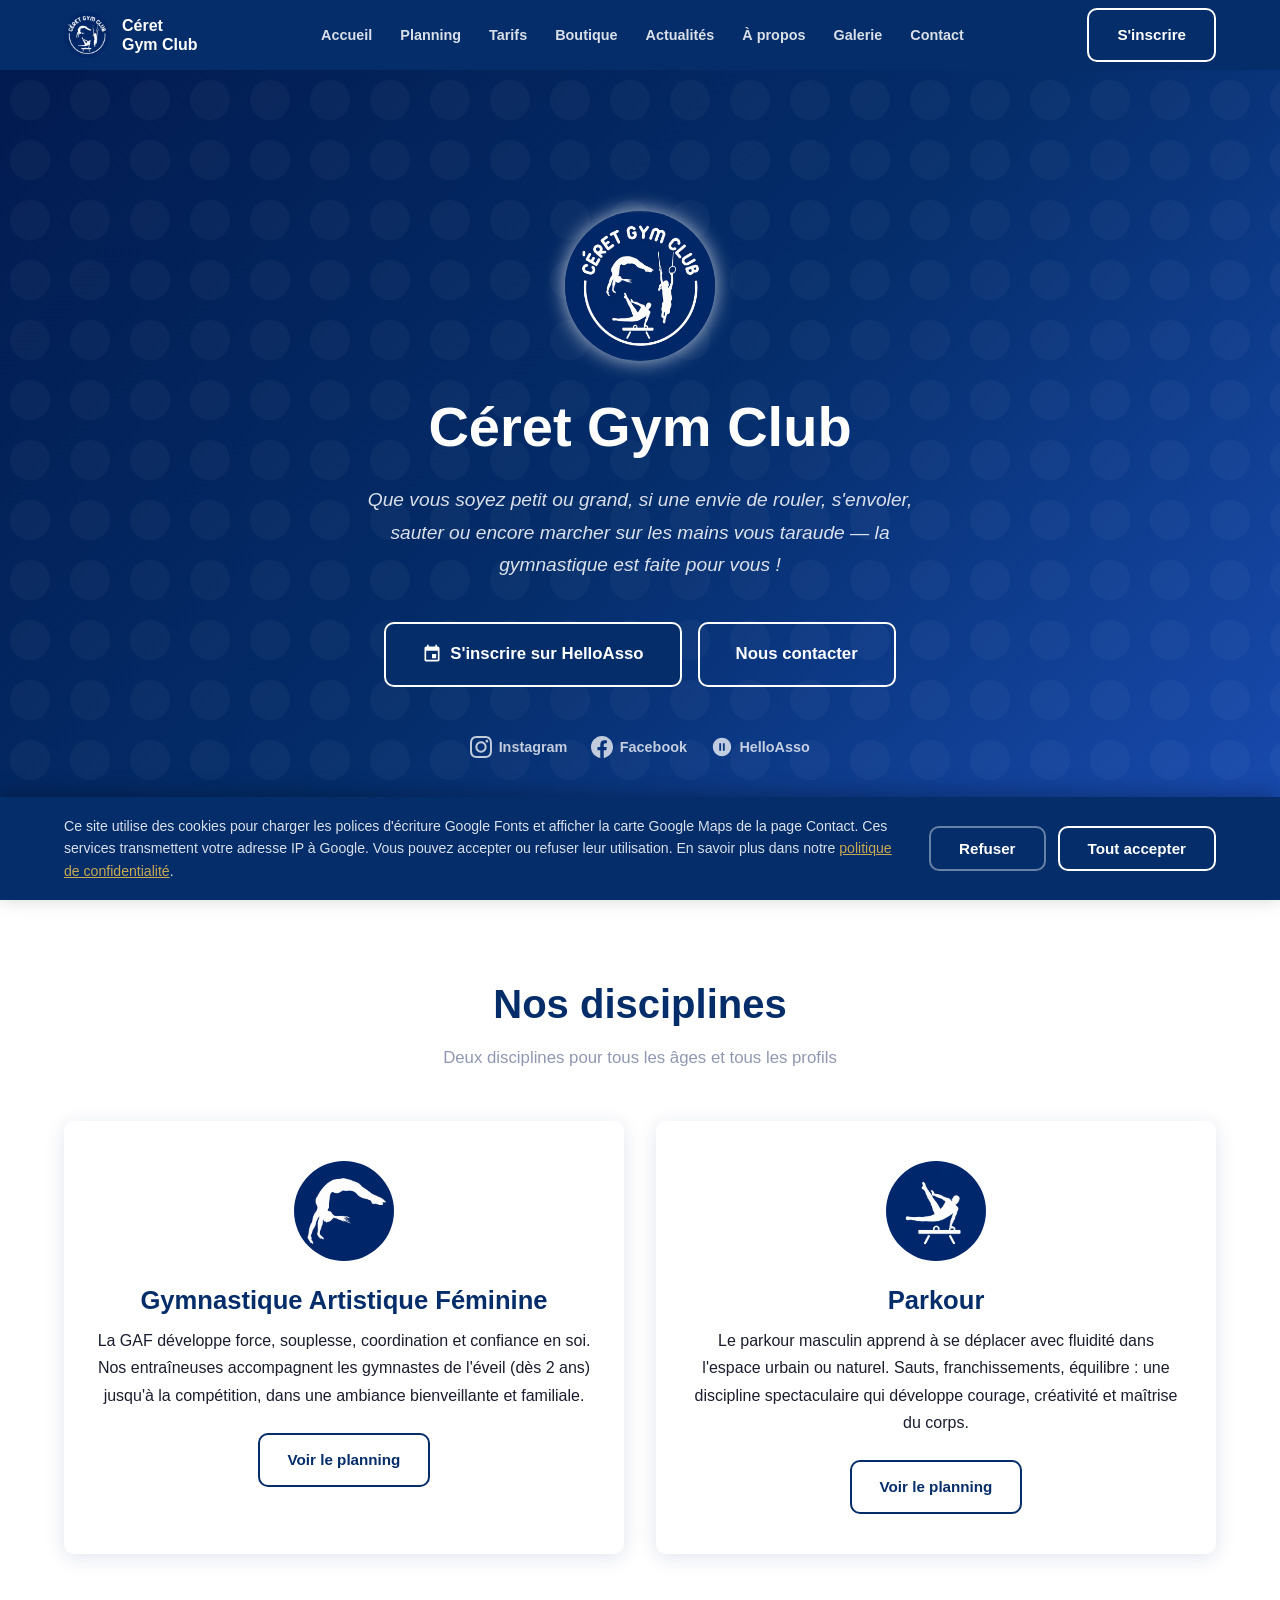
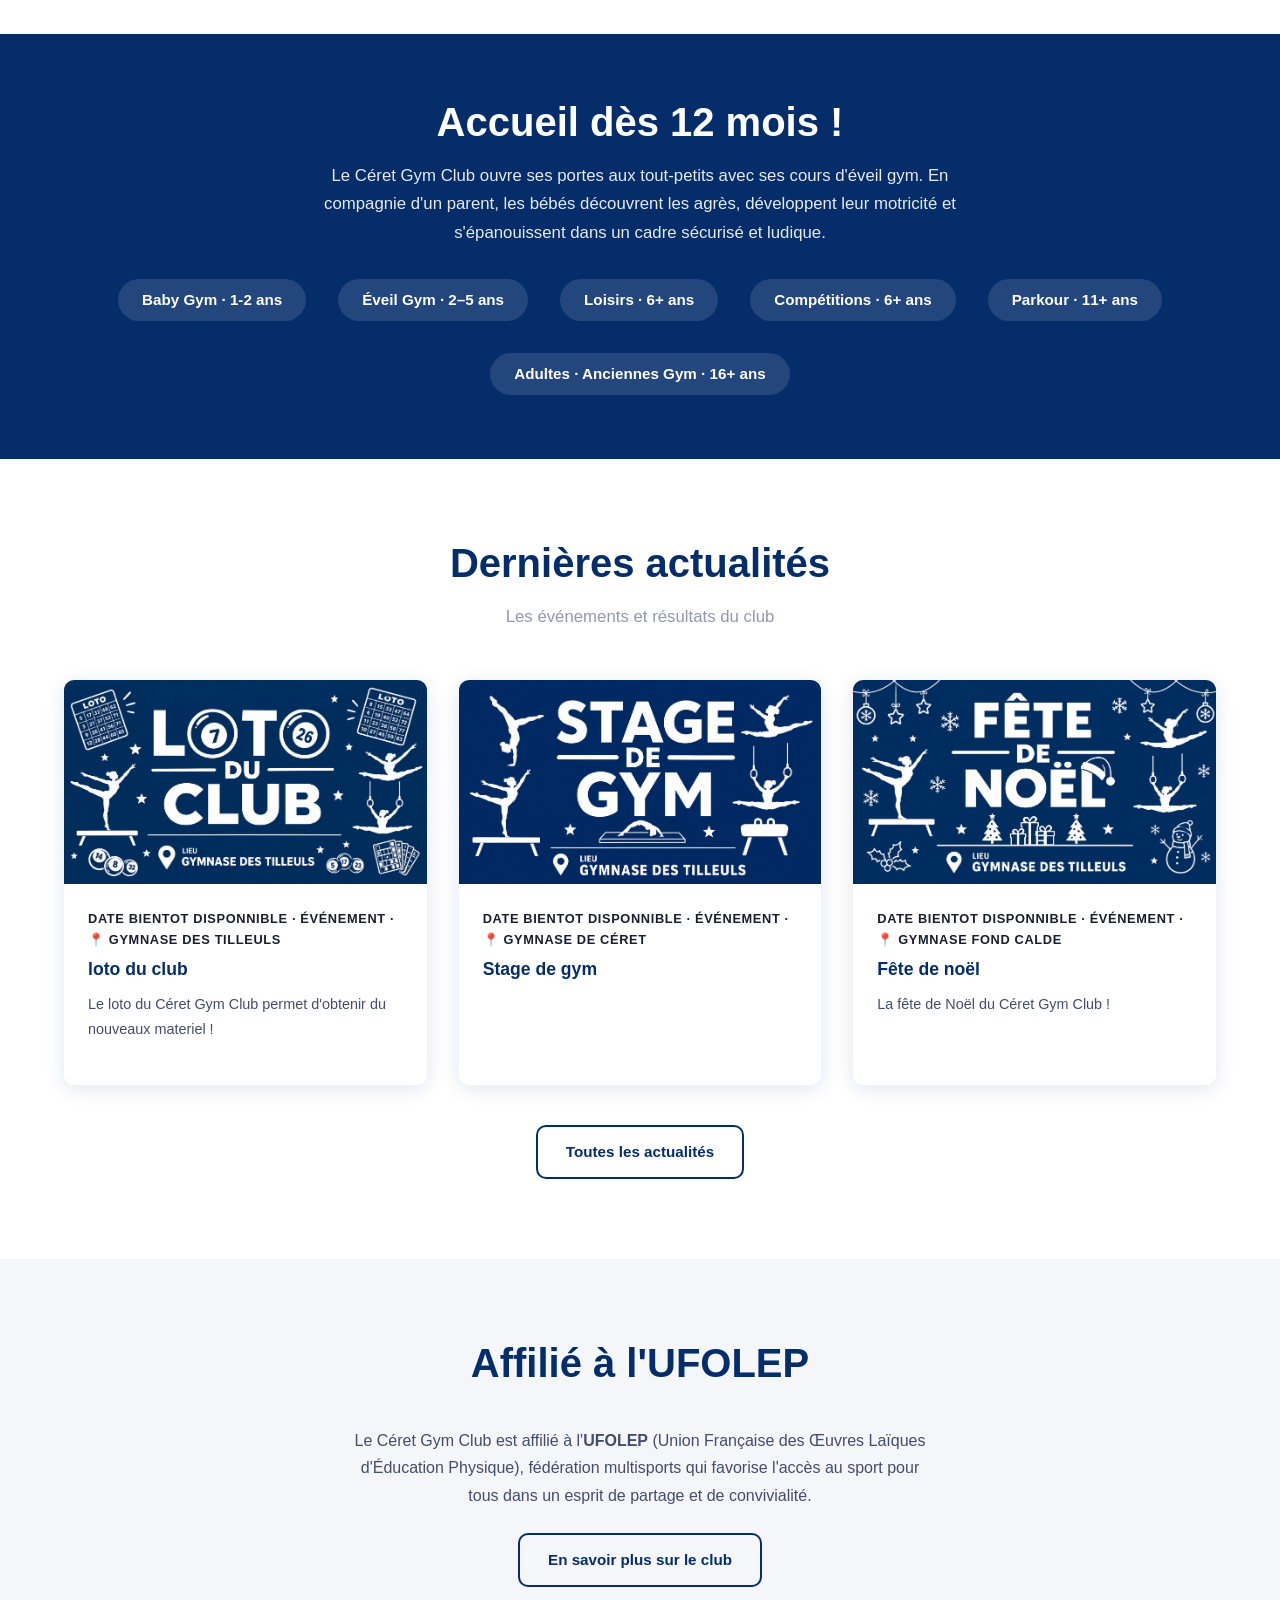
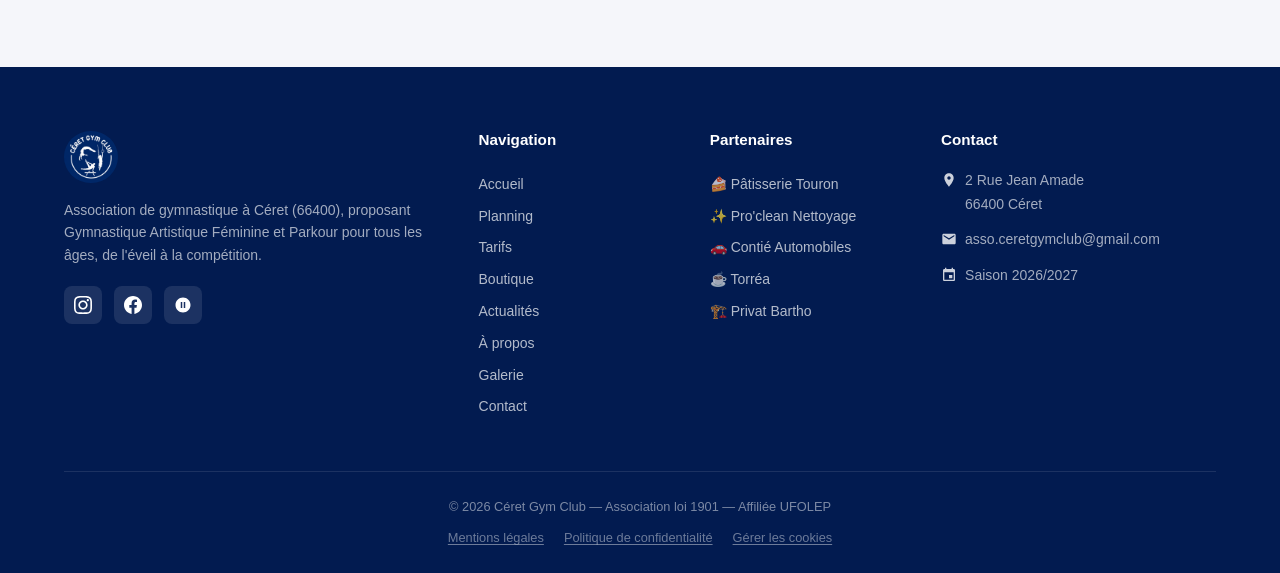
<file: index.html>
<!DOCTYPE html>
<html lang="fr">
<head>
  <meta charset="UTF-8">
  <meta name="viewport" content="width=device-width, initial-scale=1.0">
  <title>Céret Gym Club — Gymnasique & Parkour à Céret (66)</title>
  <meta name="description" content="Le Céret Gym Club propose la Gymnastique Artistique Féminine et le Parkour à Céret, Pyrénées-Orientales. Dès 12 mois, loisir ou compétition. Inscriptions sur HelloAsso.">
  <meta property="og:title" content="Céret Gym Club">
  <meta property="og:description" content="Club de Gymnasique & Parkour à Céret (66) — Pour tous, de l'éveil à la compétition.">
  <meta property="og:image" content="assets/logo.png">
  <meta property="og:type" content="website">
  <link rel="icon" type="image/png" href="assets/logo.png">
  <link rel="stylesheet" href="assets/css/styles.css">
</head>
<body>

  <div id="navbar-placeholder"></div>

  <!-- HERO -->
  <section class="hero" aria-label="Présentation du club">
    <div class="hero-content">
      <img src="assets/logo.png" alt="Logo Céret Gym Club" class="hero-logo" width="150" height="150">
      <h1>Céret Gym Club</h1>
      <p class="hero-tagline">
        Que vous soyez petit ou grand, si une envie de rouler, s'envoler, sauter ou encore marcher sur les mains vous taraude — la gymnastique est faite pour vous !
      </p>
      <div class="hero-actions">
        <a href="https://www.helloasso.com/associations/ceretgymclub" class="btn btn-primary btn-lg" target="_blank" rel="noopener noreferrer">
          <svg width="20" height="20" viewBox="0 0 24 24" fill="currentColor"><path d="M17 12h-5v5h5v-5zM16 1v2H8V1H6v2H5c-1.11 0-1.99.9-1.99 2L3 19c0 1.1.89 2 2 2h14c1.1 0 2-.9 2-2V5c0-1.1-.9-2-2-2h-1V1h-2zm3 18H5V8h14v11z"/></svg>
          S'inscrire sur HelloAsso
        </a>
        <a href="contact.html" class="btn btn-secondary btn-lg">
          Nous contacter
        </a>
      </div>
      <div class="hero-social" aria-label="Réseaux sociaux">
        <a href="https://www.instagram.com/ceret_gym_club/" aria-label="Notre Instagram" target="_blank" rel="noopener noreferrer">
          <svg viewBox="0 0 24 24" fill="currentColor"><path d="M12 2.163c3.204 0 3.584.012 4.85.07 3.252.148 4.771 1.691 4.919 4.919.058 1.265.069 1.645.069 4.849 0 3.205-.012 3.584-.069 4.849-.149 3.225-1.664 4.771-4.919 4.919-1.266.058-1.644.07-4.85.07-3.204 0-3.584-.012-4.849-.07-3.26-.149-4.771-1.699-4.919-4.92-.058-1.265-.07-1.644-.07-4.849 0-3.204.013-3.583.07-4.849.149-3.227 1.664-4.771 4.919-4.919 1.266-.057 1.645-.069 4.849-.069zm0-2.163c-3.259 0-3.667.014-4.947.072-4.358.2-6.78 2.618-6.98 6.98-.059 1.281-.073 1.689-.073 4.948 0 3.259.014 3.668.072 4.948.2 4.358 2.618 6.78 6.98 6.98 1.281.058 1.689.072 4.948.072 3.259 0 3.668-.014 4.948-.072 4.354-.2 6.782-2.618 6.979-6.98.059-1.28.073-1.689.073-4.948 0-3.259-.014-3.667-.072-4.947-.196-4.354-2.617-6.78-6.979-6.98-1.281-.059-1.69-.073-4.949-.073zm0 5.838c-3.403 0-6.162 2.759-6.162 6.162s2.759 6.163 6.162 6.163 6.162-2.759 6.162-6.163c0-3.403-2.759-6.162-6.162-6.162zm0 10.162c-2.209 0-4-1.79-4-4 0-2.209 1.791-4 4-4s4 1.791 4 4c0 2.21-1.791 4-4 4zm6.406-11.845c-.796 0-1.441.645-1.441 1.44s.645 1.44 1.441 1.44c.795 0 1.439-.645 1.439-1.44s-.644-1.44-1.439-1.44z"/></svg>
          Instagram
        </a>
        <a href="https://www.facebook.com/share/1RHmo29iyX/?mibextid=wwXIfr" aria-label="Notre Facebook" target="_blank" rel="noopener noreferrer">
          <svg viewBox="0 0 24 24" fill="currentColor"><path d="M24 12.073c0-6.627-5.373-12-12-12s-12 5.373-12 12c0 5.99 4.388 10.954 10.125 11.854v-8.385H7.078v-3.47h3.047V9.43c0-3.007 1.792-4.669 4.533-4.669 1.312 0 2.686.235 2.686.235v2.953H15.83c-1.491 0-1.956.925-1.956 1.874v2.25h3.328l-.532 3.47h-2.796v8.385C19.612 23.027 24 18.062 24 12.073z"/></svg>
          Facebook
        </a>
        <a href="https://www.helloasso.com/associations/ceretgymclub" aria-label="HelloAsso" target="_blank" rel="noopener noreferrer">
          <svg viewBox="0 0 24 24" fill="currentColor"><path d="M12 2C6.48 2 2 6.48 2 12s4.48 10 10 10 10-4.48 10-10S17.52 2 12 2zm-1 14H9V8h2v8zm4 0h-2V8h2v8z"/></svg>
          HelloAsso
        </a>
      </div>
    </div>
  </section>

  <main id="main-content">

    <!-- DISCIPLINES -->
    <section class="section" aria-labelledby="disciplines-title">
      <div class="container">
        <h2 class="section-title" id="disciplines-title">Nos disciplines</h2>
        <span class="gold-bar"></span>
        <p class="section-subtitle">Deux disciplines pour tous les âges et tous les profils</p>
        <div class="disciplines-grid">
          <article class="discipline-card reveal">
            <div class="discipline-icon">
              <img src="assets/logo_GAF.png" alt="Logo Gym Artistique Féminine">
            </div>
            <h3>Gymnastique Artistique Féminine</h3>
            <p>La GAF développe force, souplesse, coordination et confiance en soi. Nos entraîneuses accompagnent les gymnastes de l'éveil (dès 2 ans) jusqu'à la compétition, dans une ambiance bienveillante et familiale.</p>
            <a href="planning.html" class="btn btn-outline" style="margin-top:1.5rem;">Voir le planning</a>
          </article>
          <article class="discipline-card reveal">
            <div class="discipline-icon">
              <img src="assets/logo_PARKOUR.png" alt="Logo Parkour">
            </div>
            <h3>Parkour</h3>
            <p>Le parkour masculin apprend à se déplacer avec fluidité dans l'espace urbain ou naturel. Sauts, franchissements, équilibre : une discipline spectaculaire qui développe courage, créativité et maîtrise du corps.</p>
            <a href="planning.html" class="btn btn-outline" style="margin-top:1.5rem;">Voir le planning</a>
          </article>
        </div>
      </div>
    </section>

    <!-- WELCOME / DÈS 12 MOIS -->
    <section class="welcome-banner" aria-labelledby="welcome-title">
      <div class="container">
        <h2 id="welcome-title">Accueil dès 12 mois !</h2>
        <p>Le Céret Gym Club ouvre ses portes aux tout-petits avec ses cours d'éveil gym. En compagnie d'un parent, les bébés découvrent les agrès, développent leur motricité et s'épanouissent dans un cadre sécurisé et ludique.</p>
        <div class="ages-grid" aria-label="Catégories d'âge">
          <div class="age-chip">Baby Gym · 1-2 ans</div>
          <div class="age-chip">Éveil Gym · 2–5 ans</div>
          <div class="age-chip">Loisirs · 6+ ans</div>
          <div class="age-chip">Compétitions · 6+ ans</div>
          <div class="age-chip">Parkour · 11+ ans</div>
          <div class="age-chip">Adultes · Anciennes Gym · 16+ ans</div>
        </div>
      </div>
    </section>

    <!-- ACTUALITÉS -->
    <section class="section" aria-labelledby="news-title">
      <div class="container">
        <h2 class="section-title" id="news-title">Dernières actualités</h2>
        <span class="gold-bar"></span>
        <p class="section-subtitle">Les événements et résultats du club</p>
        <div class="news-grid" id="news-grid" data-limit="3" aria-label="Actualités récentes"></div>
        <div style="text-align:center;margin-top:2.5rem;">
          <a href="actualites.html" class="btn btn-outline">Toutes les actualités</a>
        </div>
      </div>
    </section>

    <!-- AFFILIATION -->
    <section class="section section-alt" aria-labelledby="affil-title">
      <div class="container" style="text-align:center;">
        <h2 id="affil-title">Affilié à l'UFOLEP</h2>
        <span class="gold-bar"></span>
        <p style="max-width:580px;margin:1.5rem auto;color:var(--gray-700);">
          Le Céret Gym Club est affilié à l'<strong>UFOLEP</strong> (Union Française des Œuvres Laïques d'Éducation Physique), fédération multisports qui favorise l'accès au sport pour tous dans un esprit de partage et de convivialité.
        </p>
        <a href="apropos.html" class="btn btn-outline">En savoir plus sur le club</a>
      </div>
    </section>

  </main>

  <div id="footer-placeholder"></div>

  <script src="data/club.js"></script>
  <script src="data/actualites.js"></script>
  <script src="assets/js/cookie-consent.js"></script>
  <script src="assets/js/components.js"></script>
  <script src="assets/js/main.js"></script>
</body>
</html>
</file>
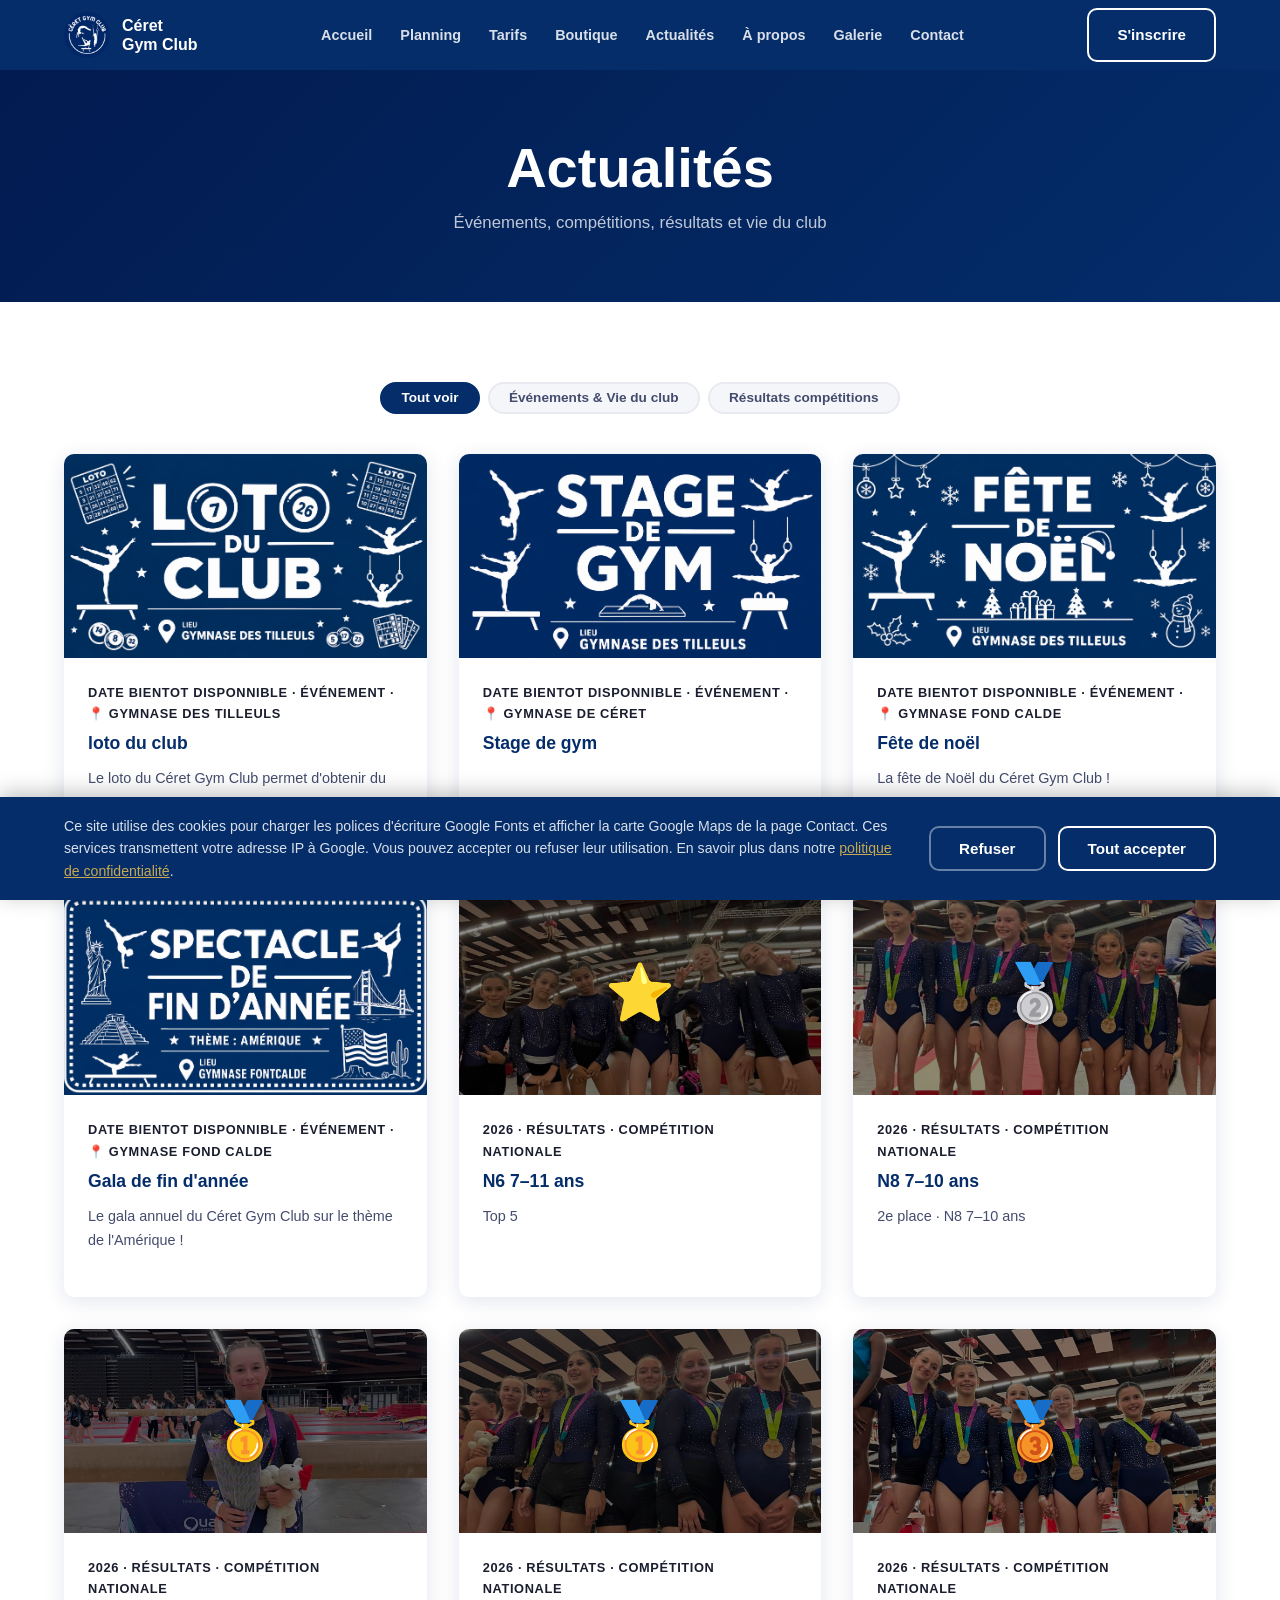
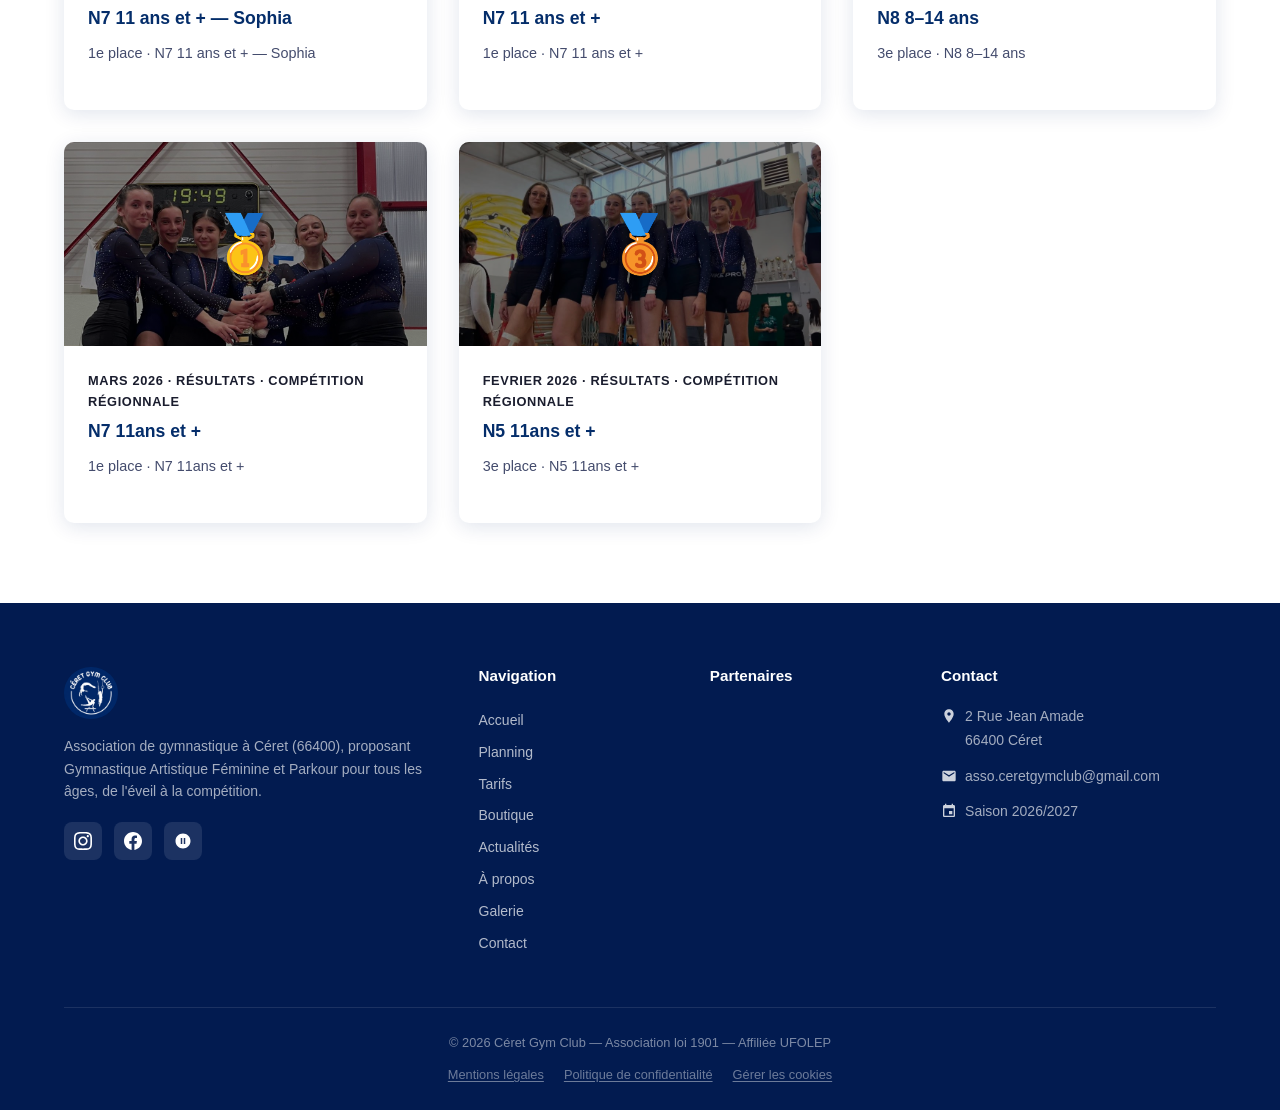
<file: actualites.html>
<!DOCTYPE html>
<html lang="fr">
<head>
  <meta charset="UTF-8">
  <meta name="viewport" content="width=device-width, initial-scale=1.0">
  <title>Actualités — Céret Gym Club</title>
  <meta name="description" content="Suivez toutes les actualités du Céret Gym Club : compétitions, résultats, événements, gala de fin d'année.">
  <meta property="og:title" content="Actualités — Céret Gym Club">
  <meta property="og:image" content="assets/logo.png">
  <link rel="icon" type="image/png" href="assets/logo.png">
  <link rel="stylesheet" href="assets/css/styles.css">
</head>
<body>

  <div id="navbar-placeholder"></div>

  <header class="page-hero">
    <div class="container">
      <h1>Actualités</h1>
      <p>Événements, compétitions, résultats et vie du club</p>
    </div>
  </header>

  <main id="main-content">
    <section class="section">
      <div class="container">

        <!-- Filtres -->
        <div class="actu-filters" role="group" aria-label="Filtrer les actualités">
          <button class="filter-btn active" data-filter="all">Tout voir</button>
          <button class="filter-btn" data-filter="Événement">Événements & Vie du club</button>
          <button class="filter-btn" data-filter="Résultats">Résultats compétitions</button>
          <!--<button class="filter-btn" data-filter="Partenaires">Partenaires</button> -->
        </div>

        <!-- Grille actualités -->
        <div class="news-grid" id="news-grid" aria-label="Actualités du club"></div>

      </div>
    </section>

  </main>

  <div id="footer-placeholder"></div>

  <script src="data/club.js"></script>
  <script src="data/partenaires.js"></script>
  <script src="data/actualites.js"></script>
  <script src="data/competitions.js"></script>
  <script src="assets/js/cookie-consent.js"></script>
  <script src="assets/js/components.js"></script>
  <script src="assets/js/main.js"></script>
</body>
</html>
</file>
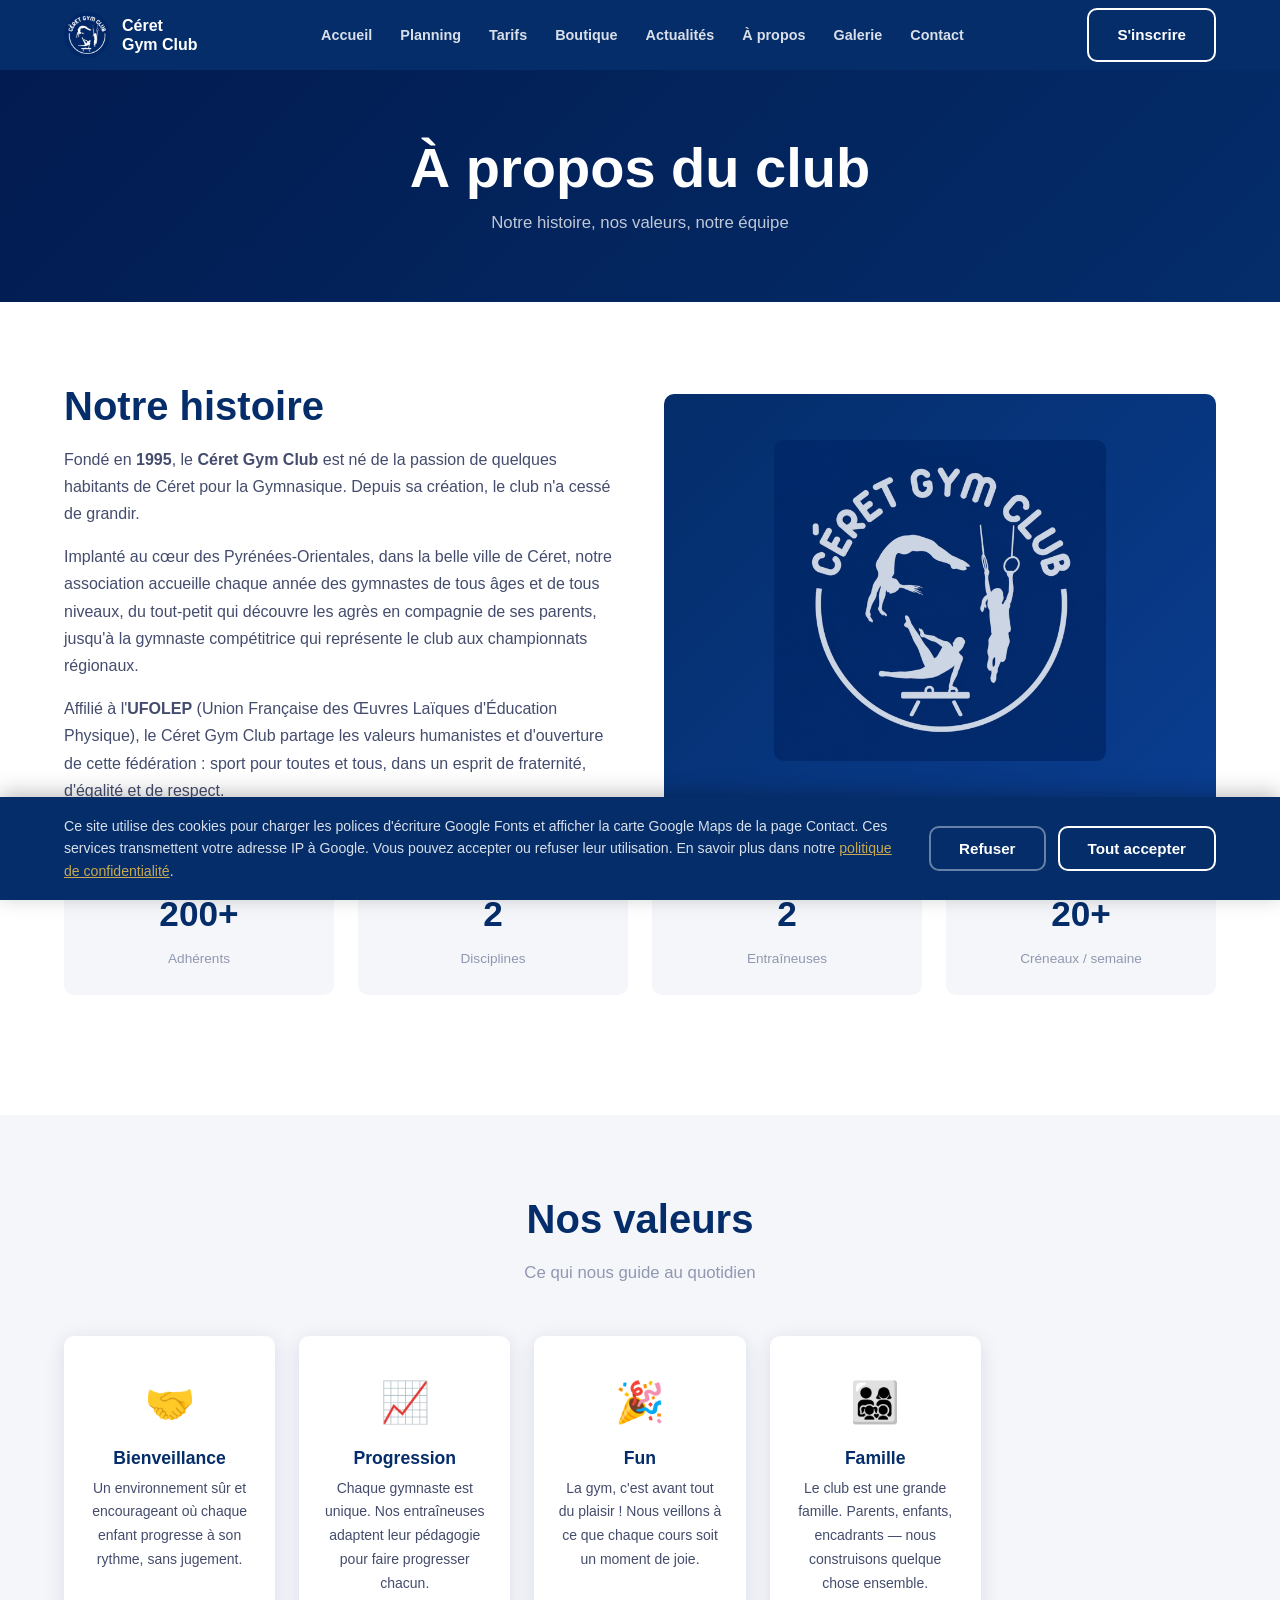
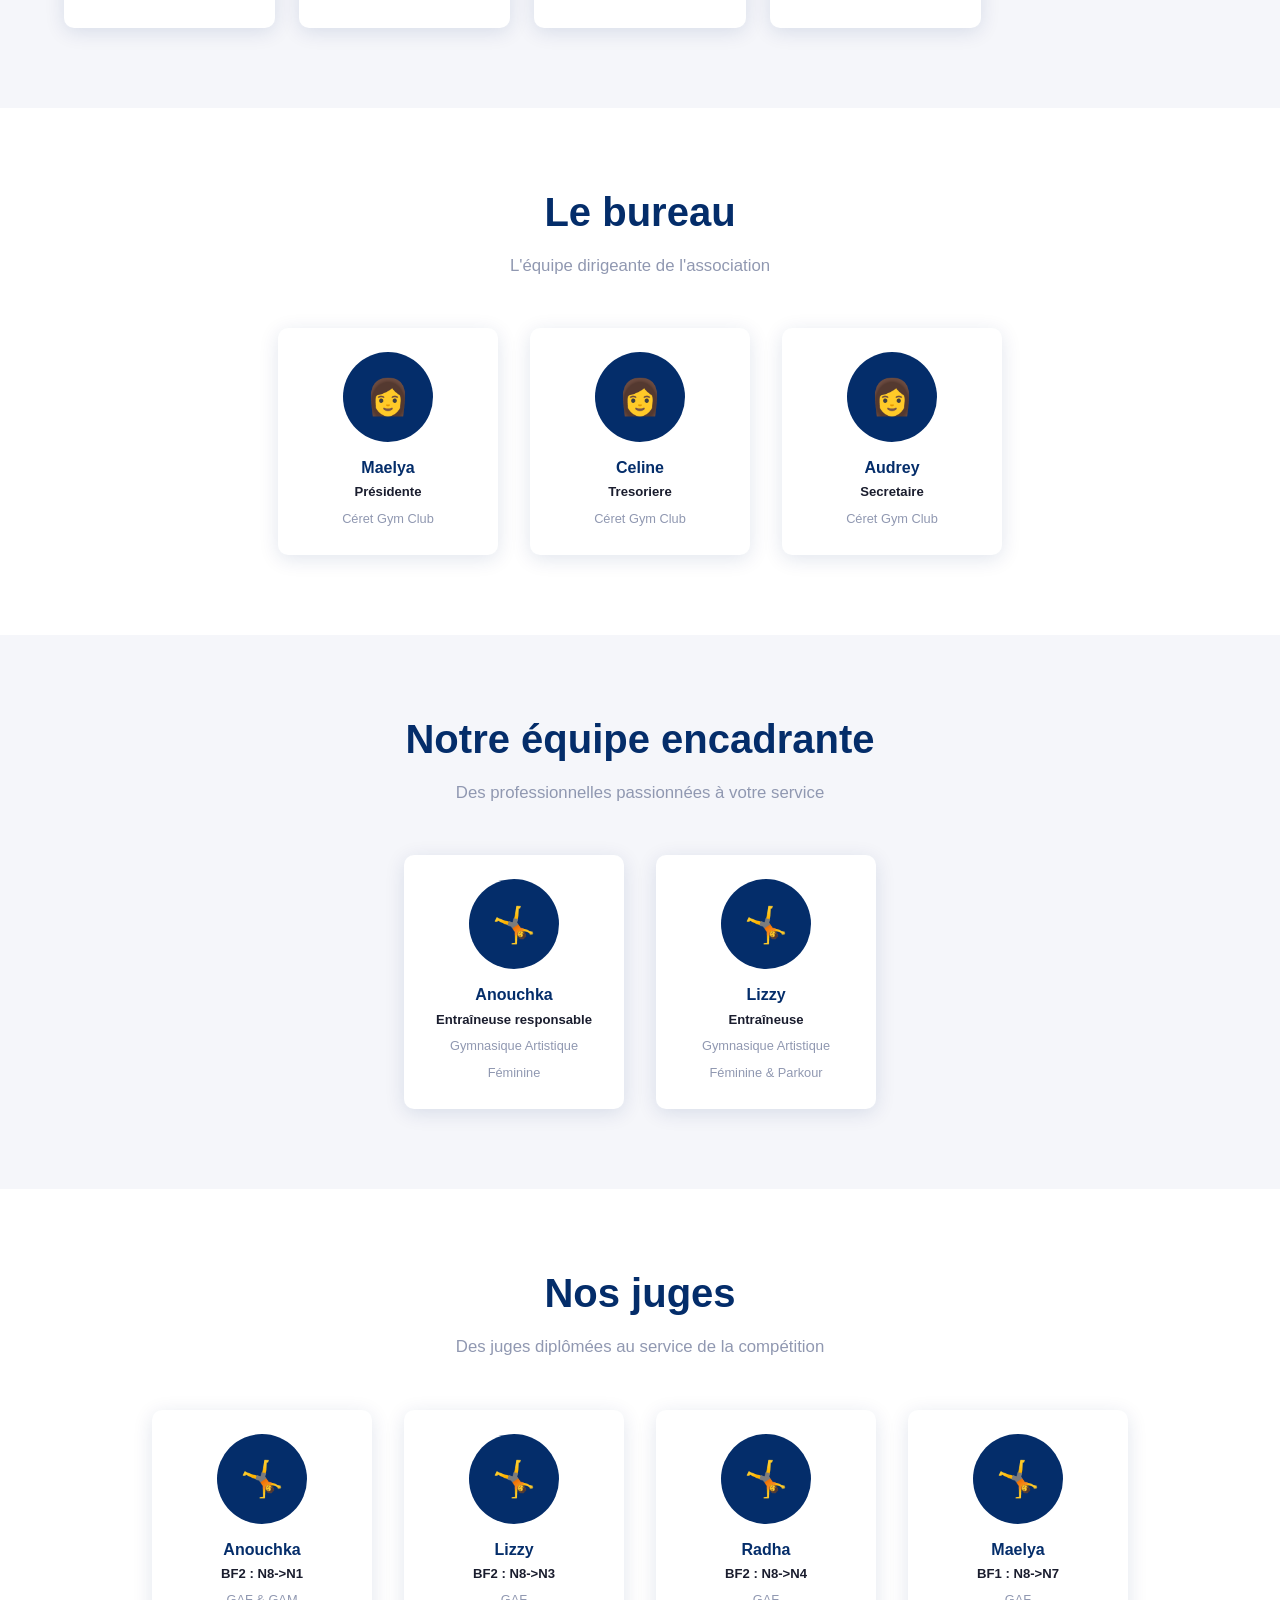
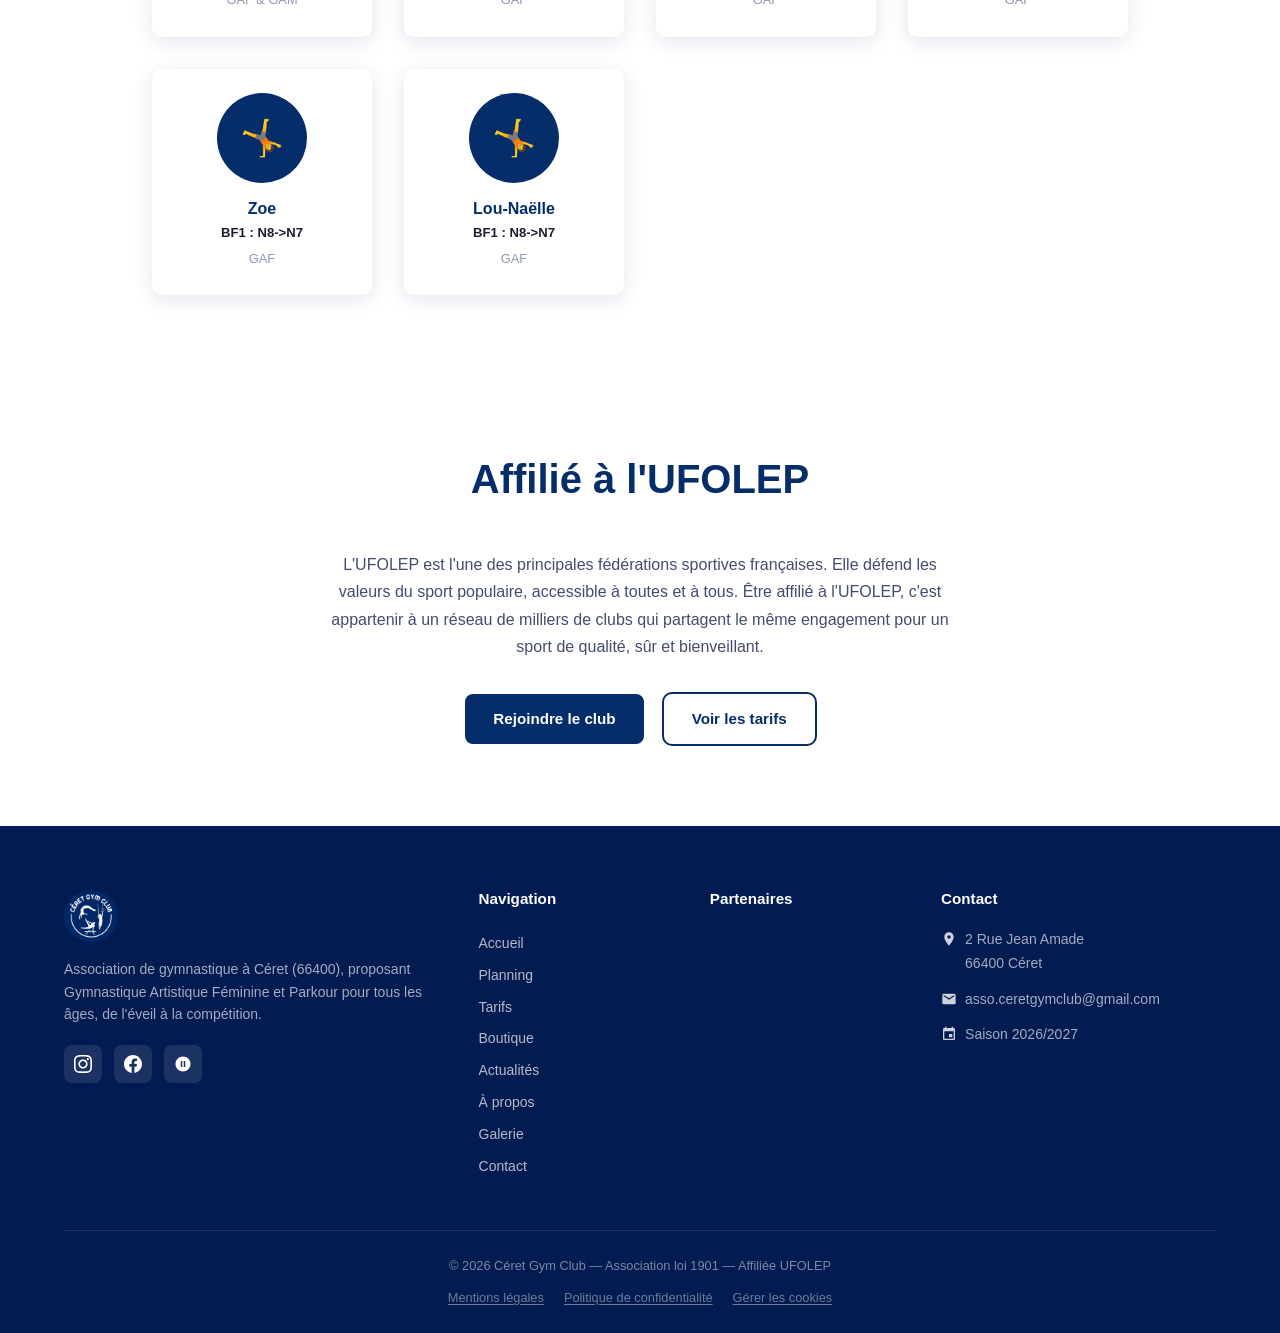
<file: apropos.html>
<!DOCTYPE html>
<html lang="fr">
<head>
  <meta charset="UTF-8">
  <meta name="viewport" content="width=device-width, initial-scale=1.0">
  <title>À propos — Céret Gym Club</title>
  <meta name="description" content="Découvrez l'histoire, l'équipe et les valeurs du Céret Gym Club, club de gymnasique affilié à l'UFOLEP à Céret, Pyrénées-Orientales.">
  <meta property="og:title" content="À propos — Céret Gym Club">
  <meta property="og:image" content="assets/logo.png">
  <link rel="icon" type="image/png" href="assets/logo.png">
  <link rel="stylesheet" href="assets/css/styles.css">
</head>
<body>

  <div id="navbar-placeholder"></div>

  <header class="page-hero">
    <div class="container">
      <h1>À propos du club</h1>
      <p>Notre histoire, nos valeurs, notre équipe</p>
    </div>
  </header>

  <main id="main-content">

    <!-- HISTOIRE -->
    <section class="section" aria-labelledby="histoire-title">
      <div class="container">
        <div class="about-story">
          <div class="about-story-text reveal">
            <h2 id="histoire-title">Notre histoire</h2>
            <p>Fondé en <strong id="annee-fondation"></strong>, le <strong>Céret Gym Club</strong> est né de la passion de quelques habitants de Céret pour la Gymnasique. Depuis sa création, le club n'a cessé de grandir.</p>
            <p>Implanté au cœur des Pyrénées-Orientales, dans la belle ville de Céret, notre association accueille chaque année des gymnastes de tous âges et de tous niveaux, du tout-petit qui découvre les agrès en compagnie de ses parents, jusqu'à la gymnaste compétitrice qui représente le club aux championnats régionaux.</p>
            <p>Affilié à l'<strong>UFOLEP</strong> (Union Française des Œuvres Laïques d'Éducation Physique), le Céret Gym Club partage les valeurs humanistes et d'ouverture de cette fédération : sport pour toutes et tous, dans un esprit de fraternité, d'égalité et de respect.</p>
          </div>
          <div class="about-visual reveal" aria-hidden="true">
            <img src="assets/logo.png" alt="Logo Céret Gym Club" style="width:60%;height:auto;margin:auto;opacity:.8;">
          </div>
        </div>

        <!-- Stats (générées depuis data/club.js) -->
        <div class="stats-row" id="stats-row" aria-label="Chiffres clés du club"></div>
      </div>
    </section>

    <!-- VALEURS -->
    <section class="section section-alt" aria-labelledby="valeurs-title">
      <div class="container">
        <h2 class="section-title" id="valeurs-title">Nos valeurs</h2>
        <span class="gold-bar"></span>
        <p class="section-subtitle">Ce qui nous guide au quotidien</p>
        <div class="valeurs-grid">
          <article class="valeur-card reveal">
            <div class="valeur-icon" aria-hidden="true">🤝</div>
            <h3>Bienveillance</h3>
            <p>Un environnement sûr et encourageant où chaque enfant progresse à son rythme, sans jugement.</p>
          </article>
          <article class="valeur-card reveal">
            <div class="valeur-icon" aria-hidden="true">📈</div>
            <h3>Progression</h3>
            <p>Chaque gymnaste est unique. Nos entraîneuses adaptent leur pédagogie pour faire progresser chacun.</p>
          </article>
          <article class="valeur-card reveal">
            <div class="valeur-icon" aria-hidden="true">🎉</div>
            <h3>Fun</h3>
            <p>La gym, c'est avant tout du plaisir ! Nous veillons à ce que chaque cours soit un moment de joie.</p>
          </article>
          <article class="valeur-card reveal">
            <div class="valeur-icon" aria-hidden="true">👨‍👩‍👧‍👦</div>
            <h3>Famille</h3>
            <p>Le club est une grande famille. Parents, enfants, encadrants — nous construisons quelque chose ensemble.</p>
          </article>
        </div>
      </div>
    </section>

    <!-- BUREAU -->
    <section class="section" aria-labelledby="bureau-title">
      <div class="container">
        <h2 class="section-title" id="bureau-title">Le bureau</h2>
        <span class="gold-bar"></span>
        <p class="section-subtitle">L'équipe dirigeante de l'association</p>
        <!-- Bureau (généré depuis data/team.js) -->
        <div class="team-grid" id="bureau-grid"></div>
      </div>
    </section>

    <!-- ÉQUIPE ENCADRANTE -->
    <section class="section section-alt" aria-labelledby="equipe-title">
      <div class="container">
        <h2 class="section-title" id="equipe-title">Notre équipe encadrante</h2>
        <span class="gold-bar"></span>
        <p class="section-subtitle">Des professionnelles passionnées à votre service</p>
        <!-- Équipe (générée depuis data/team.js) -->
        <div class="team-grid" id="team-grid"></div>
      </div>
    </section>

    <!-- JUGES -->
    <section class="section" aria-labelledby="juges-title">
      <div class="container">
        <h2 class="section-title" id="juges-title">Nos juges</h2>
        <span class="gold-bar"></span>
        <p class="section-subtitle">Des juges diplômées au service de la compétition</p>
        <div class="team-grid" id="juges-grid"></div>
      </div>
    </section>

    <!-- AFFILIATION -->
    <section class="section" aria-labelledby="affil-title">
      <div class="container" style="text-align:center;">
        <h2 id="affil-title">Affilié à l'UFOLEP</h2>
        <span class="gold-bar"></span>
        <p style="max-width:620px;margin:2rem auto;color:var(--gray-700);">
          L'UFOLEP est l'une des principales fédérations sportives françaises. Elle défend les valeurs du sport populaire, accessible à toutes et à tous. Être affilié à l'UFOLEP, c'est appartenir à un réseau de milliers de clubs qui partagent le même engagement pour un sport de qualité, sûr et bienveillant.
        </p>
        <div style="display:flex;gap:1rem;justify-content:center;flex-wrap:wrap;">
          <a href="contact.html" class="btn btn-primary">Rejoindre le club</a>
          <a href="tarifs.html" class="btn btn-outline">Voir les tarifs</a>
        </div>
      </div>
    </section>

  </main>

  <div id="footer-placeholder"></div>

  <script src="data/club.js"></script>
  <script src="data/partenaires.js"></script>
  <script src="data/team.js"></script>
  <script src="assets/js/cookie-consent.js"></script>
  <script src="assets/js/components.js"></script>
  <script src="assets/js/main.js"></script>
</body>
</html>
</file>
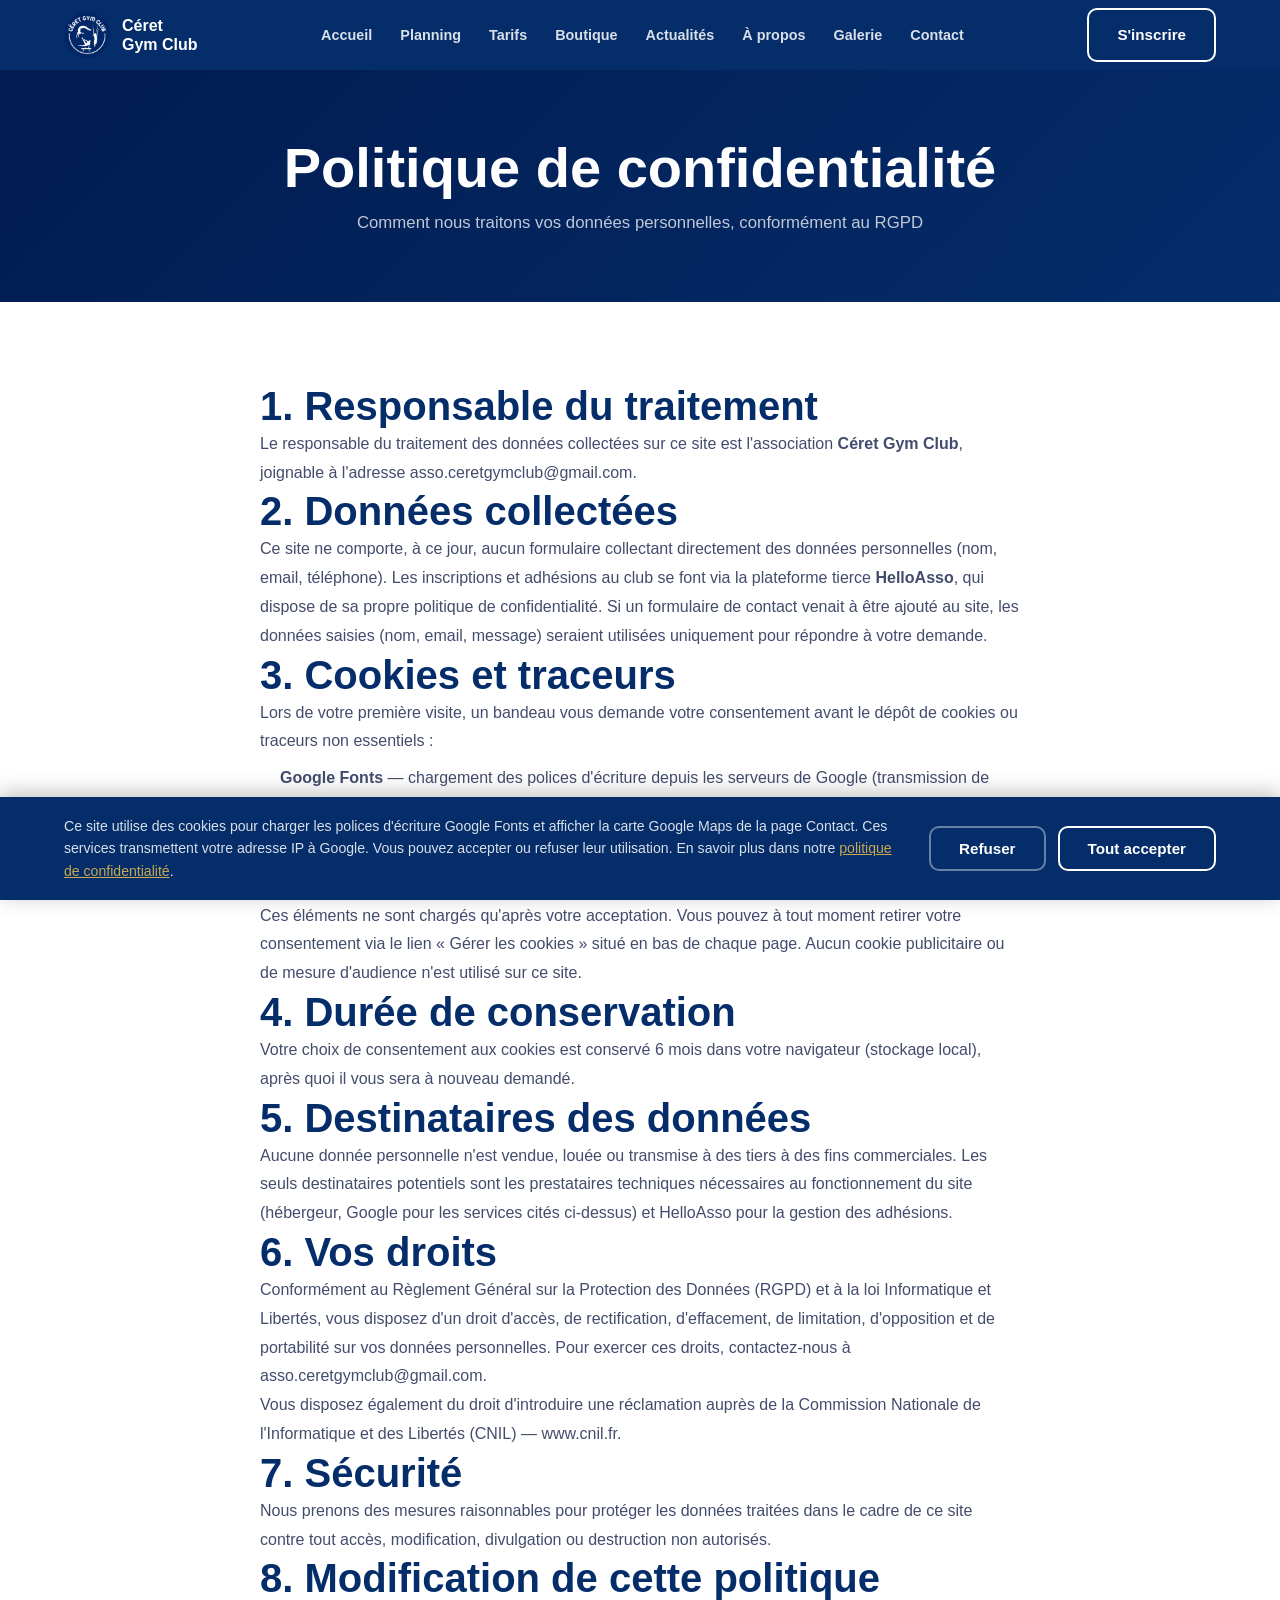
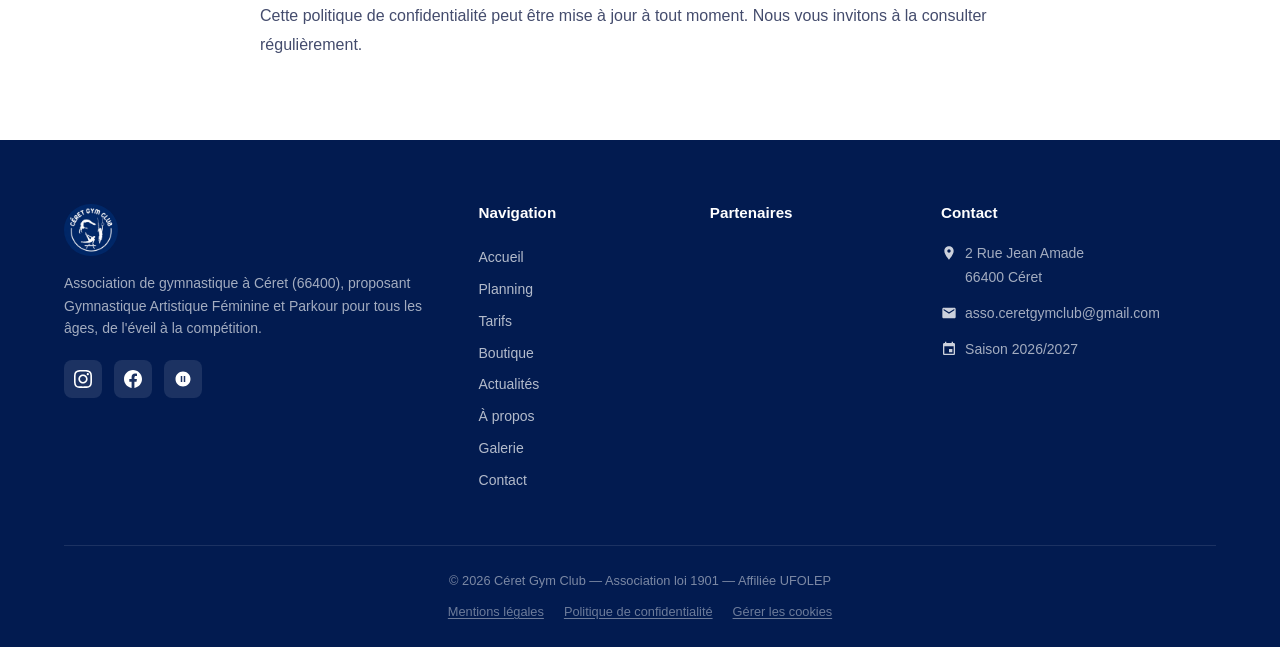
<file: confidentialite.html>
<!DOCTYPE html>
<html lang="fr">
<head>
  <meta charset="UTF-8">
  <meta name="viewport" content="width=device-width, initial-scale=1.0">
  <title>Politique de confidentialité — Céret Gym Club</title>
  <meta name="description" content="Politique de confidentialité et protection des données personnelles (RGPD) du Céret Gym Club.">
  <meta property="og:title" content="Politique de confidentialité — Céret Gym Club">
  <meta property="og:image" content="assets/logo.png">
  <link rel="icon" type="image/png" href="assets/logo.png">
  <link rel="stylesheet" href="assets/css/styles.css">
</head>
<body>

  <div id="navbar-placeholder"></div>

  <header class="page-hero">
    <div class="container">
      <h1>Politique de confidentialité</h1>
      <p>Comment nous traitons vos données personnelles, conformément au RGPD</p>
    </div>
  </header>

  <main id="main-content">
    <section class="section">
      <div class="container">
        <div class="legal-content" style="max-width:760px;margin:0 auto;color:var(--gray-700);line-height:1.8;">

          <h2>1. Responsable du traitement</h2>
          <p>
            Le responsable du traitement des données collectées sur ce site est l'association
            <strong id="conf-nom"></strong>, joignable à l'adresse
            <a id="conf-email"></a>.
          </p>

          <h2>2. Données collectées</h2>
          <p>
            Ce site ne comporte, à ce jour, aucun formulaire collectant directement des données
            personnelles (nom, email, téléphone). Les inscriptions et adhésions au club se font via
            la plateforme tierce <strong>HelloAsso</strong>, qui dispose de sa propre politique de
            confidentialité. Si un formulaire de contact venait à être ajouté au site, les données
            saisies (nom, email, message) seraient utilisées uniquement pour répondre à votre demande.
          </p>

          <h2>3. Cookies et traceurs</h2>
          <p>
            Lors de votre première visite, un bandeau vous demande votre consentement avant le dépôt
            de cookies ou traceurs non essentiels :
          </p>
          <ul style="margin:.5rem 0 1rem 1.25rem;display:grid;gap:.4rem;">
            <li><strong>Google Fonts</strong> — chargement des polices d'écriture depuis les serveurs de Google (transmission de votre adresse IP à Google).</li>
            <li><strong>Google Maps</strong> — affichage de la carte de localisation du club sur la page Contact (transmission de votre adresse IP à Google).</li>
          </ul>
          <p>
            Ces éléments ne sont chargés qu'après votre acceptation. Vous pouvez à tout moment retirer
            votre consentement via le lien « Gérer les cookies » situé en bas de chaque page. Aucun
            cookie publicitaire ou de mesure d'audience n'est utilisé sur ce site.
          </p>

          <h2>4. Durée de conservation</h2>
          <p>
            Votre choix de consentement aux cookies est conservé 6 mois dans votre navigateur (stockage
            local), après quoi il vous sera à nouveau demandé.
          </p>

          <h2>5. Destinataires des données</h2>
          <p>
            Aucune donnée personnelle n'est vendue, louée ou transmise à des tiers à des fins commerciales.
            Les seuls destinataires potentiels sont les prestataires techniques nécessaires au
            fonctionnement du site (hébergeur, Google pour les services cités ci-dessus) et HelloAsso
            pour la gestion des adhésions.
          </p>

          <h2>6. Vos droits</h2>
          <p>
            Conformément au Règlement Général sur la Protection des Données (RGPD) et à la loi
            Informatique et Libertés, vous disposez d'un droit d'accès, de rectification, d'effacement,
            de limitation, d'opposition et de portabilité sur vos données personnelles. Pour exercer ces
            droits, contactez-nous à <a id="conf-email-2"></a>.
          </p>
          <p>
            Vous disposez également du droit d'introduire une réclamation auprès de la Commission
            Nationale de l'Informatique et des Libertés (CNIL) —
            <a href="https://www.cnil.fr" target="_blank" rel="noopener noreferrer">www.cnil.fr</a>.
          </p>

          <h2>7. Sécurité</h2>
          <p>
            Nous prenons des mesures raisonnables pour protéger les données traitées dans le cadre de
            ce site contre tout accès, modification, divulgation ou destruction non autorisés.
          </p>

          <h2>8. Modification de cette politique</h2>
          <p>
            Cette politique de confidentialité peut être mise à jour à tout moment. Nous vous invitons à
            la consulter régulièrement.
          </p>

        </div>
      </div>
    </section>
  </main>

  <div id="footer-placeholder"></div>

  <script src="data/club.js"></script>
  <script src="data/partenaires.js"></script>
  <script src="assets/js/cookie-consent.js"></script>
  <script src="assets/js/components.js"></script>
  <script src="assets/js/main.js"></script>
</body>
</html>
</file>
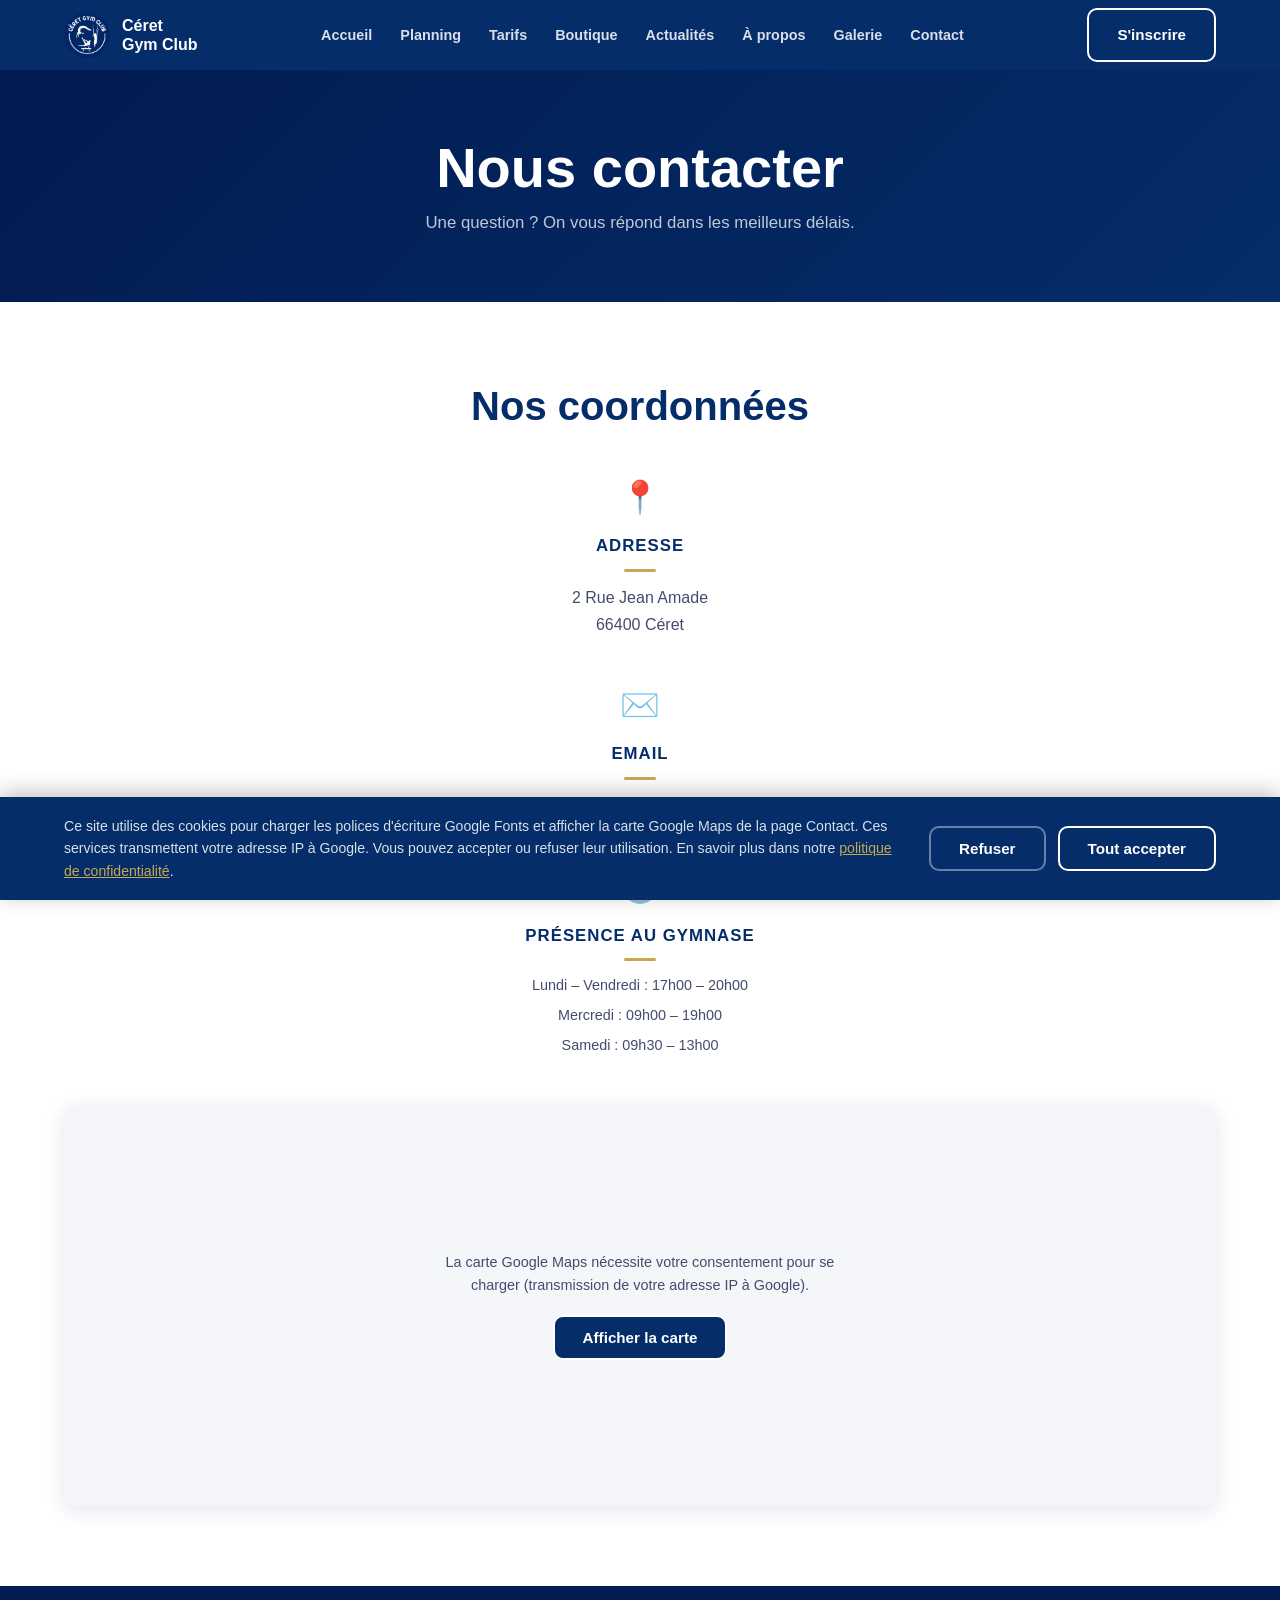
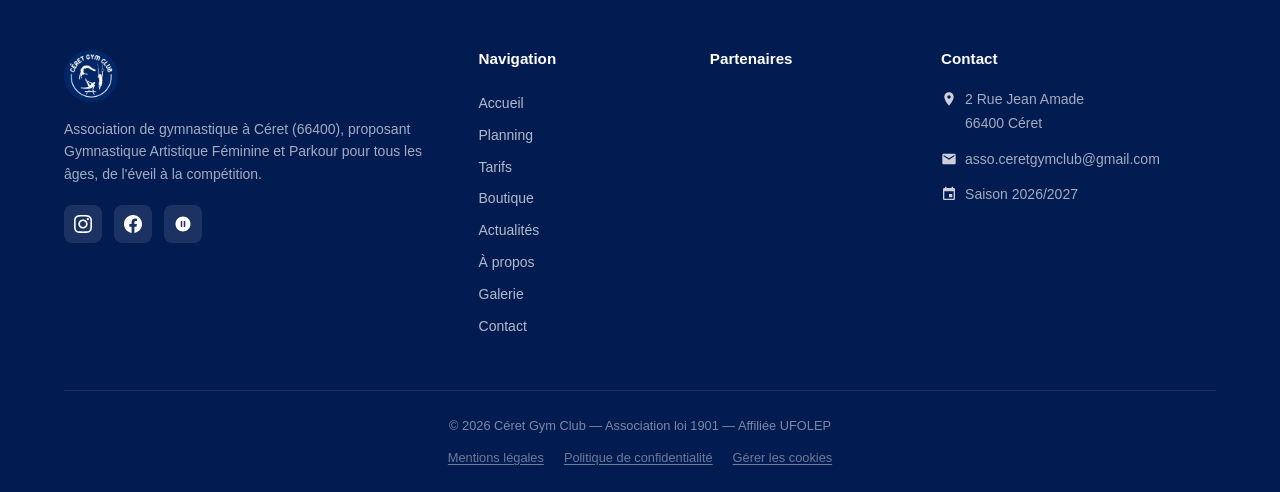
<file: contact.html>
<!DOCTYPE html>
<html lang="fr">
<head>
  <meta charset="UTF-8">
  <meta name="viewport" content="width=device-width, initial-scale=1.0">
  <title>Contact — Céret Gym Club</title>
  <meta name="description" content="Contactez le Céret Gym Club à Céret (66). Adresse, email, formulaire de contact et carte interactive.">
  <meta property="og:title" content="Contact — Céret Gym Club">
  <meta property="og:image" content="assets/logo.png">
  <link rel="icon" type="image/png" href="assets/logo.png">
  <link rel="stylesheet" href="assets/css/styles.css">
</head>
<body>

  <div id="navbar-placeholder"></div>

  <header class="page-hero">
    <div class="container">
      <h1>Nous contacter</h1>
      <p>Une question ? On vous répond dans les meilleurs délais.</p>
    </div>
  </header>

  <main id="main-content">
    <section class="section">
      <div class="container">
        <div>

          <!-- Coordonnées (générées depuis data/club.js) -->

            <div id="contact-info" style="display:grid;text-align:center;max-width:480px;margin:0 auto;gap:2.5rem;">
              <h2 >Nos coordonnées</h2>
              <div>
                <div style="font-size:2rem;margin-bottom:.5rem;">📍</div>
                <p style="font-family:'Raleway',sans-serif;font-weight:700;font-size:1.05rem;color:var(--navy);text-transform:uppercase;letter-spacing:.06em;margin-bottom:.5rem;">Adresse</p>
                <span style="display:block;width:2rem;height:3px;background:var(--gold);margin:0 auto .75rem;border-radius:2px;"></span>
                <p id="contact-adresse" style="color:var(--gray-700);line-height:1.7;"></p>
              </div>

              <div>
                <div style="font-size:2rem;margin-bottom:.5rem;">✉️</div>
                <p style="font-family:'Raleway',sans-serif;font-weight:700;font-size:1.05rem;color:var(--navy);text-transform:uppercase;letter-spacing:.06em;margin-bottom:.5rem;">Email</p>
                <span style="display:block;width:2rem;height:3px;background:var(--gold);margin:0 auto .75rem;border-radius:2px;"></span>
                <a id="contact-email" style="color:var(--navy);font-weight:600;"></a>
              </div>

              <div>
                <div style="font-size:2rem;margin-bottom:.5rem;">🕐</div>
                <p style="font-family:'Raleway',sans-serif;font-weight:700;font-size:1.05rem;color:var(--navy);text-transform:uppercase;letter-spacing:.06em;margin-bottom:.5rem;">Présence au gymnase</p>
                <span style="display:block;width:2rem;height:3px;background:var(--gold);margin:0 auto .75rem;border-radius:2px;"></span>
                <ul id="contact-horaires" style="list-style:none;display:grid;gap:.35rem;color:var(--gray-700);font-size:.9rem;"></ul>
              </div>

            </div>
        </div>

        <!-- Carte Google Maps (src mis à jour depuis data/club.js, chargée uniquement après consentement aux cookies) -->
        <div class="map-container" id="map-container" aria-label="Carte de localisation du club">
          <div class="map-consent-placeholder" id="map-consent-placeholder">
            <p>La carte Google Maps nécessite votre consentement pour se charger (transmission de votre adresse IP à Google).</p>
            <button type="button" class="btn btn-primary" id="map-consent-btn">Afficher la carte</button>
          </div>
          <iframe
            id="contact-map"
            src=""
            width="100%"
            height="400"
            style="border:0;display:none;"
            allowfullscreen=""
            loading="lazy"
            referrerpolicy="no-referrer-when-downgrade"
            title="Localisation du Céret Gym Club"
          ></iframe>
        </div>

      </div>
    </section>
  </main>

  <div id="footer-placeholder"></div>

  <script src="data/club.js"></script>
  <script src="data/partenaires.js"></script>
  <script src="assets/js/cookie-consent.js"></script>
  <script src="assets/js/components.js"></script>
  <script src="assets/js/main.js"></script>
</body>
</html>
</file>
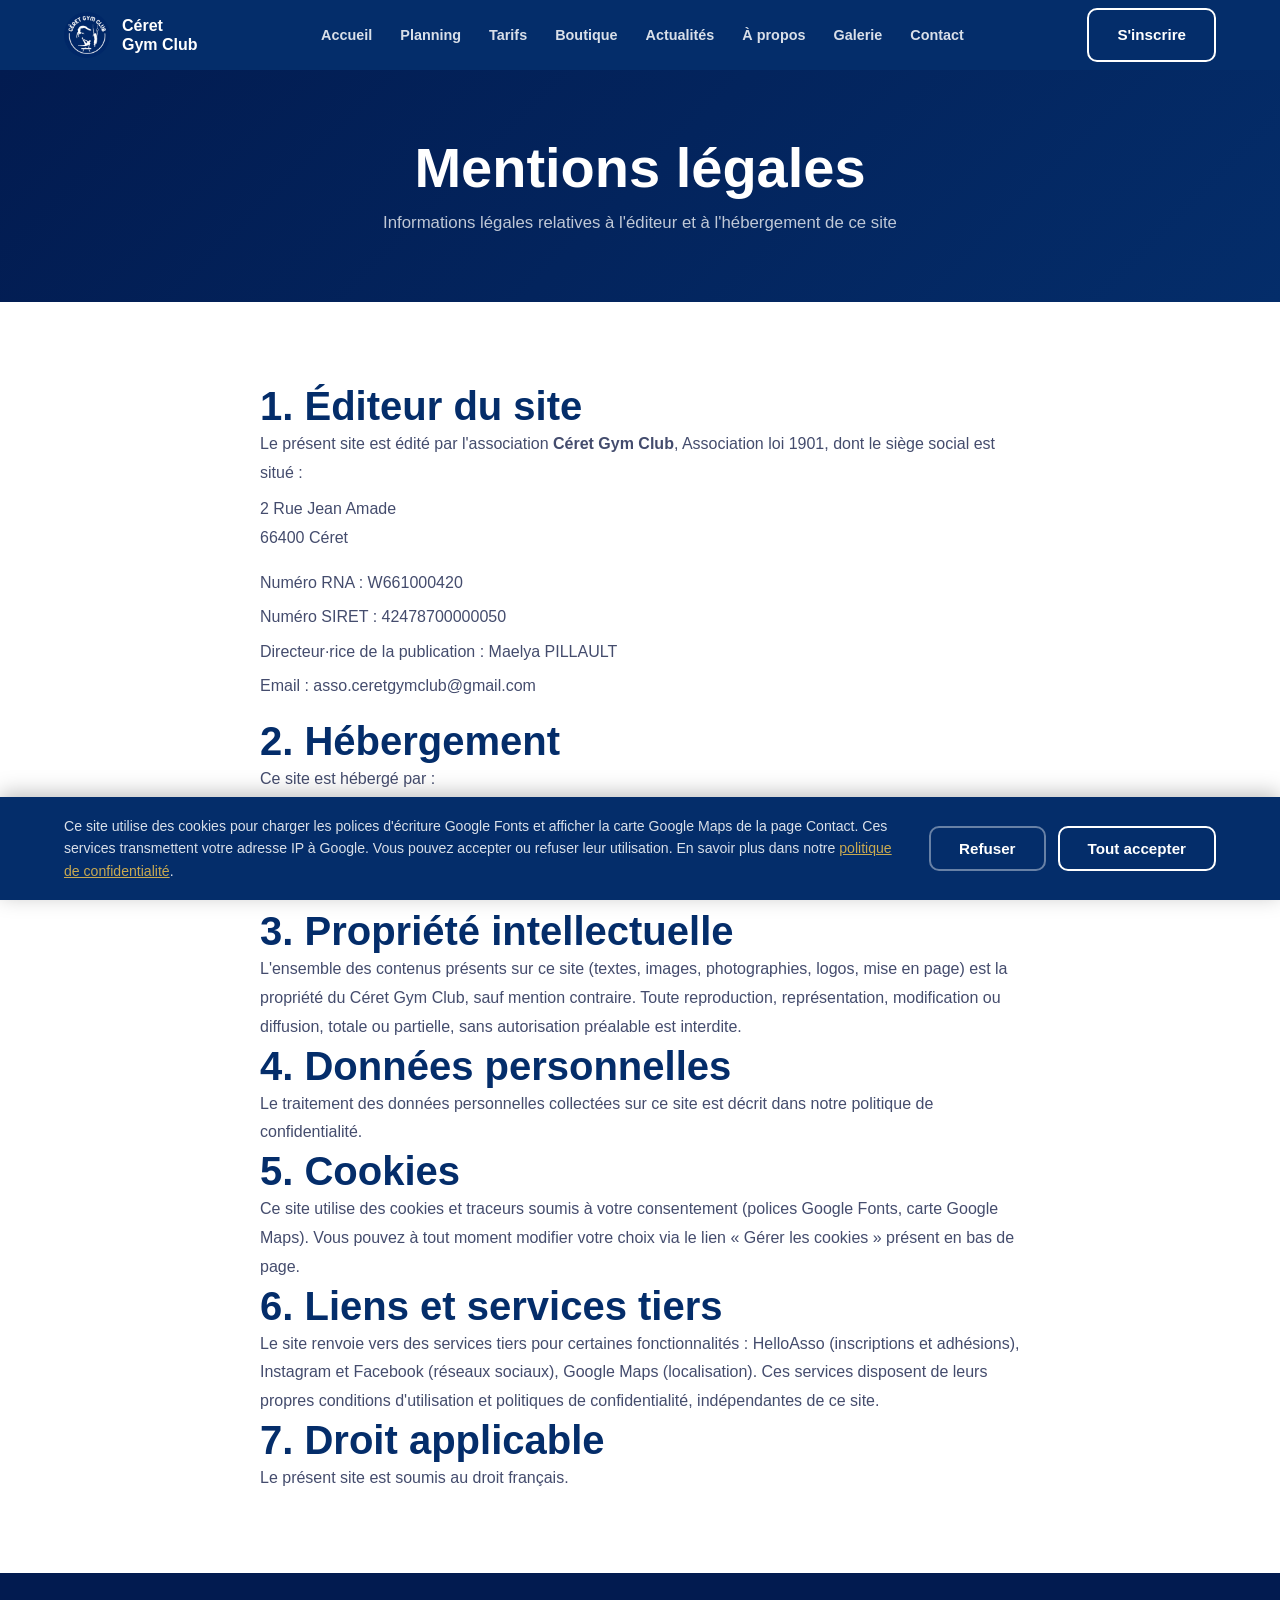
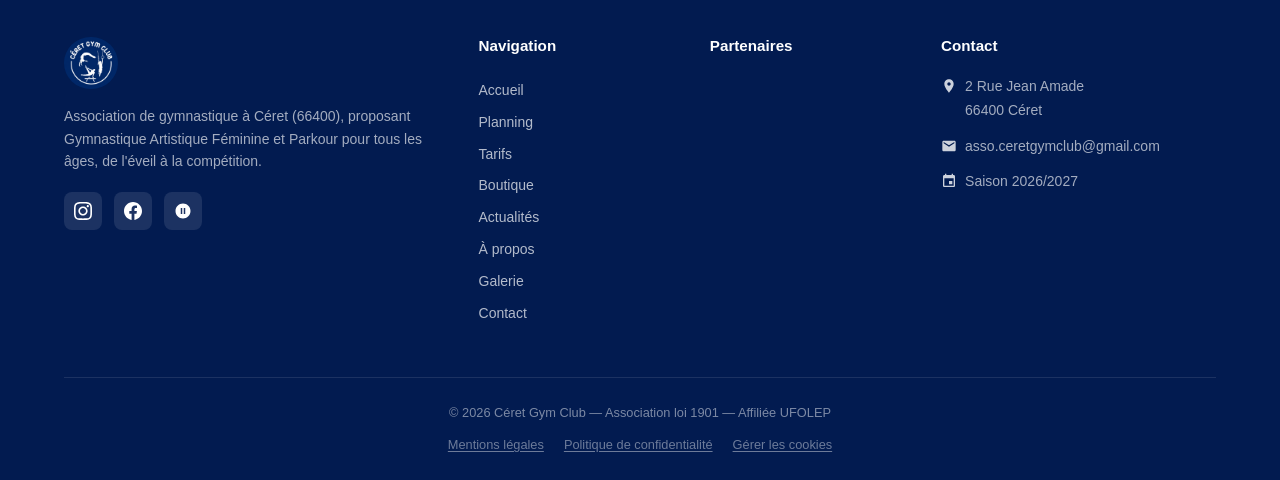
<file: mentions-legales.html>
<!DOCTYPE html>
<html lang="fr">
<head>
  <meta charset="UTF-8">
  <meta name="viewport" content="width=device-width, initial-scale=1.0">
  <title>Mentions légales — Céret Gym Club</title>
  <meta name="description" content="Mentions légales du site du Céret Gym Club : éditeur, hébergement, propriété intellectuelle.">
  <meta property="og:title" content="Mentions légales — Céret Gym Club">
  <meta property="og:image" content="assets/logo.png">
  <link rel="icon" type="image/png" href="assets/logo.png">
  <link rel="stylesheet" href="assets/css/styles.css">
</head>
<body>

  <div id="navbar-placeholder"></div>

  <header class="page-hero">
    <div class="container">
      <h1>Mentions légales</h1>
      <p>Informations légales relatives à l'éditeur et à l'hébergement de ce site</p>
    </div>
  </header>

  <main id="main-content">
    <section class="section">
      <div class="container">
        <div class="legal-content" style="max-width:760px;margin:0 auto;color:var(--gray-700);line-height:1.8;">

          <h2>1. Éditeur du site</h2>
          <p>
            Le présent site est édité par l'association <strong id="legal-nom"></strong>,
            <span id="legal-forme"></span>, dont le siège social est situé :
          </p>
          <p id="legal-adresse" style="margin:.5rem 0 1rem;"></p>
          <ul style="list-style:none;display:grid;gap:.35rem;margin-bottom:1rem;">
            <li>Numéro RNA : <span id="legal-rna"></span></li>
            <li>Numéro SIRET : <span id="legal-siret"></span></li>
            <li>Directeur·rice de la publication : <span id="legal-directeur"></span></li>
            <li>Email : <a id="legal-email"></a></li>
            <li id="legal-tel-row">Téléphone : <span id="legal-tel"></span></li>
          </ul>

          <h2>2. Hébergement</h2>
          <p>Ce site est hébergé par :</p>
          <ul style="list-style:none;display:grid;gap:.35rem;margin-bottom:1rem;">
            <li id="legal-heberg-nom"></li>
            <li id="legal-heberg-adresse"></li>
            <li id="legal-heberg-site"></li>
          </ul>

          <h2>3. Propriété intellectuelle</h2>
          <p>
            L'ensemble des contenus présents sur ce site (textes, images, photographies, logos, mise en page)
            est la propriété du Céret Gym Club, sauf mention contraire. Toute reproduction, représentation,
            modification ou diffusion, totale ou partielle, sans autorisation préalable est interdite.
          </p>

          <h2>4. Données personnelles</h2>
          <p>
            Le traitement des données personnelles collectées sur ce site est décrit dans notre
            <a href="confidentialite.html">politique de confidentialité</a>.
          </p>

          <h2>5. Cookies</h2>
          <p>
            Ce site utilise des cookies et traceurs soumis à votre consentement (polices Google Fonts,
            carte Google Maps). Vous pouvez à tout moment modifier votre choix via le lien
            « Gérer les cookies » présent en bas de page.
          </p>

          <h2>6. Liens et services tiers</h2>
          <p>
            Le site renvoie vers des services tiers pour certaines fonctionnalités : HelloAsso (inscriptions
            et adhésions), Instagram et Facebook (réseaux sociaux), Google Maps (localisation). Ces services
            disposent de leurs propres conditions d'utilisation et politiques de confidentialité, indépendantes
            de ce site.
          </p>

          <h2>7. Droit applicable</h2>
          <p>Le présent site est soumis au droit français.</p>

        </div>
      </div>
    </section>
  </main>

  <div id="footer-placeholder"></div>

  <script src="data/club.js"></script>
  <script src="data/partenaires.js"></script>
  <script src="assets/js/cookie-consent.js"></script>
  <script src="assets/js/components.js"></script>
  <script src="assets/js/main.js"></script>
</body>
</html>
</file>
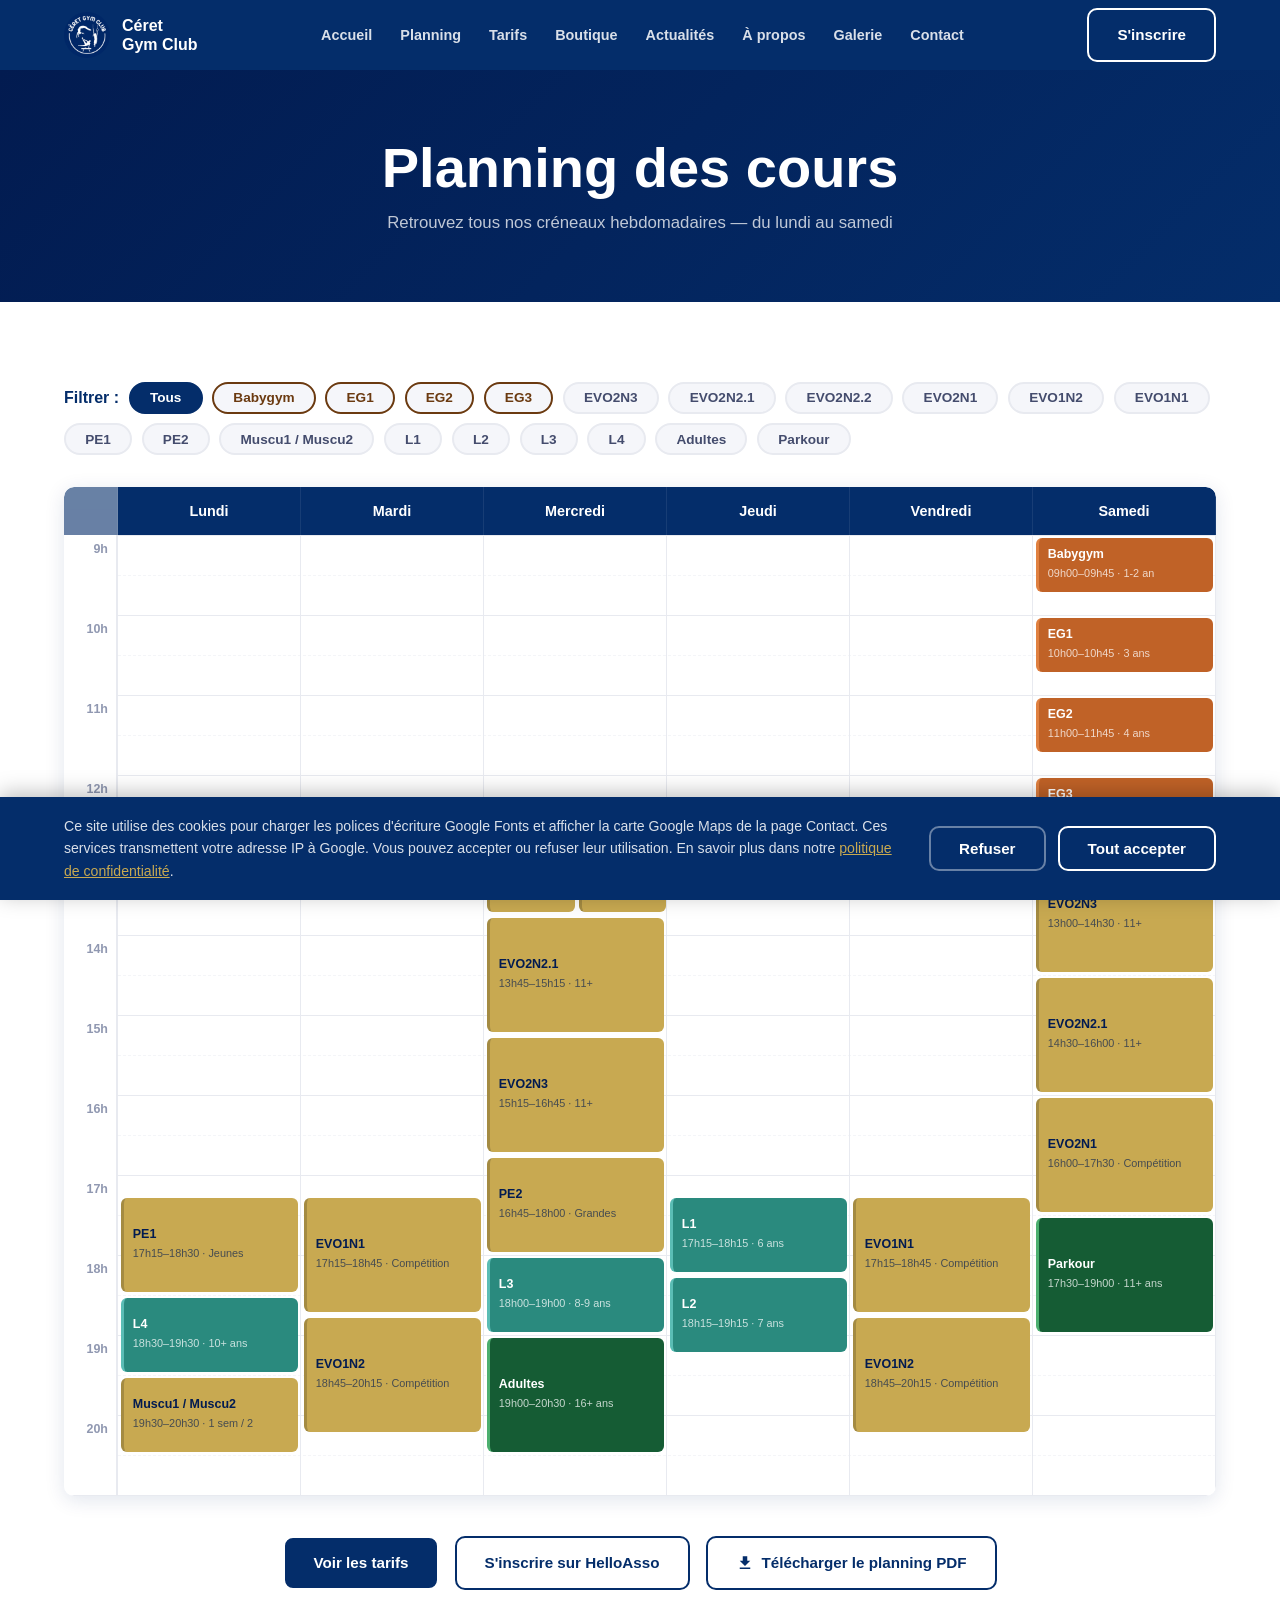
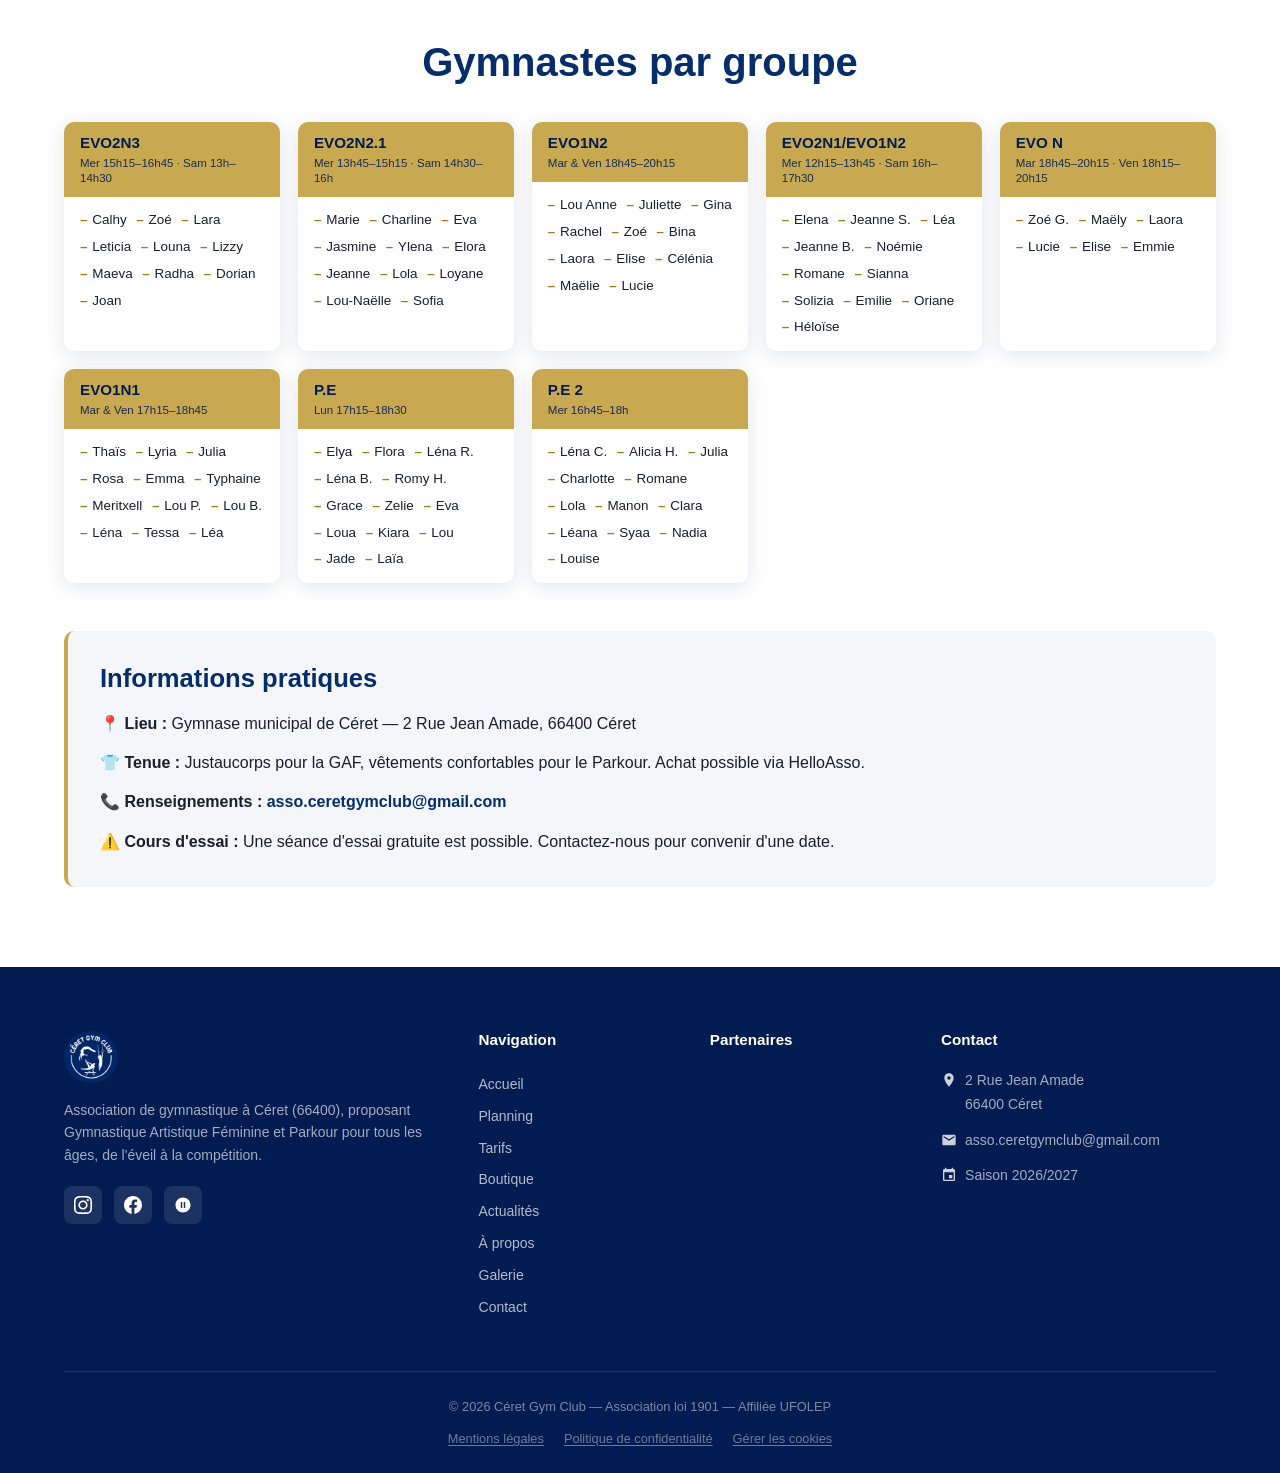
<file: planning.html>
<!DOCTYPE html>
<html lang="fr">
<head>
  <meta charset="UTF-8">
  <meta name="viewport" content="width=device-width, initial-scale=1.0">
  <title>Planning des cours — Céret Gym Club</title>
  <meta name="description" content="Planning des cours du Céret Gym Club : Gym Artistique Féminine, Parkour, Éveil Gym. Créneaux du lundi au samedi.">
  <meta property="og:title" content="Planning — Céret Gym Club">
  <meta property="og:image" content="assets/logo.png">
  <link rel="icon" type="image/png" href="assets/logo.png">
  <link rel="stylesheet" href="assets/css/styles.css">
</head>
<body>

  <div id="navbar-placeholder"></div>

  <header class="page-hero">
    <div class="container">
      <h1>Planning des cours</h1>
      <p>Retrouvez tous nos créneaux hebdomadaires — du lundi au samedi</p>
    </div>
  </header>

  <main id="main-content">
    <section class="section">
      <div class="container">

        <!-- Filtres générés dynamiquement depuis PLANNING_DEFAULTS dans planning.js -->
        <div id="planning-filters" style="display:flex;gap:.6rem;flex-wrap:wrap;margin-bottom:2rem;align-items:center;"></div>

        <div class="planning-grid-wrapper">
          <div class="planning-grid" id="planning-grid" role="region" aria-label="Planning des cours de la semaine">
            <!-- Construit dynamiquement par main.js -->
          </div>
        </div>

        <div style="text-align:center;margin-top:2.5rem;display:flex;gap:1rem;justify-content:center;flex-wrap:wrap;">
          <a href="tarifs.html" class="btn btn-primary">Voir les tarifs</a>
          <a href="https://www.helloasso.com/associations/ceretgymclub" class="btn btn-outline" target="_blank" rel="noopener noreferrer">S'inscrire sur HelloAsso</a>
          <button id="btn-pdf" class="btn btn-outline">
            <svg width="18" height="18" viewBox="0 0 24 24" fill="currentColor" aria-hidden="true"><path d="M19 9h-4V3H9v6H5l7 7 7-7zM5 18v2h14v-2H5z"/></svg>
            Télécharger le planning PDF
          </button>
        </div>

        <!-- Liste des gymnastes par groupe -->
        <div style="margin-top:3rem;">
          <h2 class="section-title" style="text-align:center;">Gymnastes par groupe</h2>
          <span class="gold-bar" style="margin:0 auto 1.5rem;display:block;"></span>
          <div id="groupes-grid" class="groupes-grid"></div>
        </div>

        <!-- Infos complémentaires -->
        <div style="margin-top:3rem;padding:2rem;background:var(--gray-100);border-radius:var(--radius);border-left:4px solid var(--gold);">
          <h3 style="color:var(--navy);margin-bottom:1rem;">Informations pratiques</h3>
          <ul style="list-style:none;display:grid;gap:.75rem;">
            <li>📍 <strong>Lieu :</strong> Gymnase municipal de Céret — 2 Rue Jean Amade, 66400 Céret</li>
            <li>👕 <strong>Tenue :</strong> Justaucorps pour la GAF, vêtements confortables pour le Parkour. Achat possible via HelloAsso.</li>
            <li>📞 <strong>Renseignements :</strong> <a href="mailto:asso.ceretgymclub@gmail.com" style="color:var(--navy);font-weight:600;">asso.ceretgymclub@gmail.com</a></li>
            <li>⚠️ <strong>Cours d'essai :</strong> Une séance d'essai gratuite est possible. Contactez-nous pour convenir d'une date.</li>
          </ul>
        </div>

      </div>
    </section>
  </main>

  <div id="footer-placeholder"></div>

  <script src="data/club.js"></script>
  <script src="data/partenaires.js"></script>
  <script src="data/planning.js"></script>
  <script src="data/groupes.js"></script>
  <script src="assets/js/cookie-consent.js"></script>
  <script src="assets/js/components.js"></script>
  <script src="assets/js/main.js"></script>
</body>
</html>
</file>
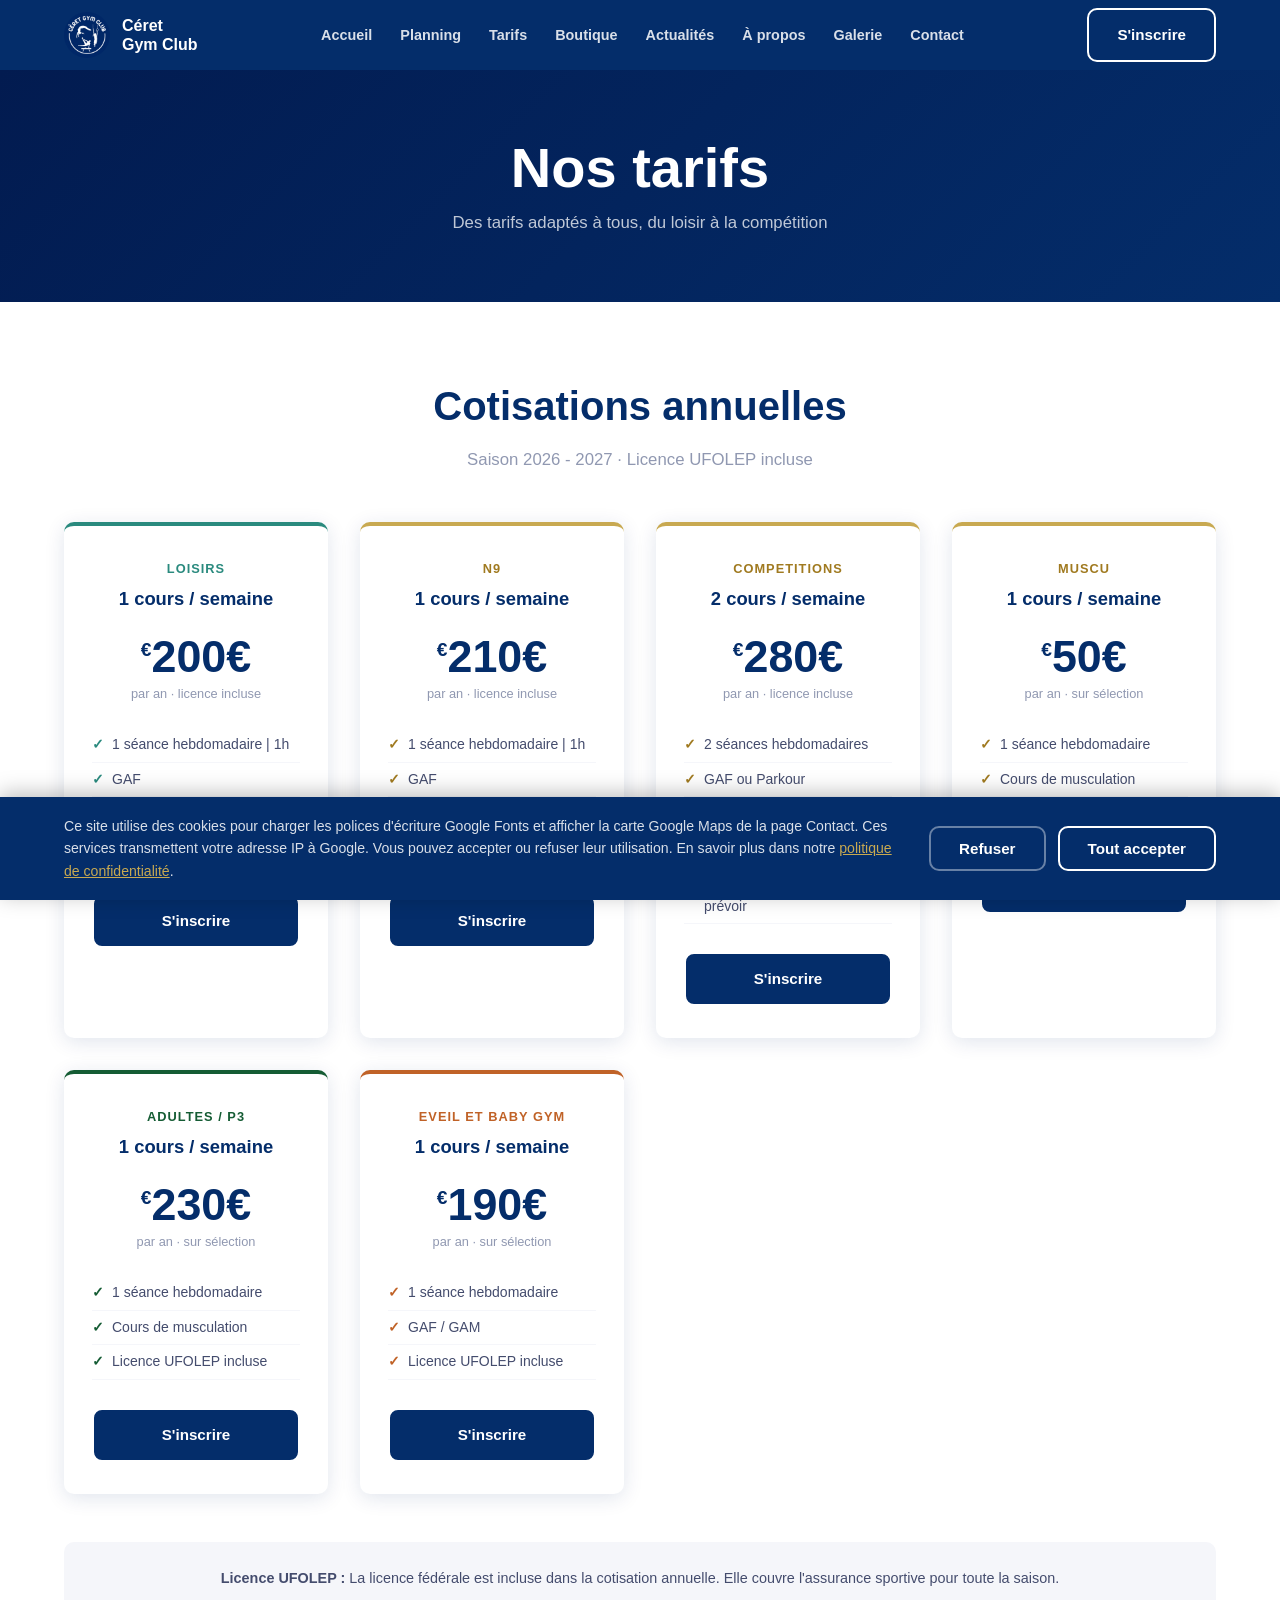
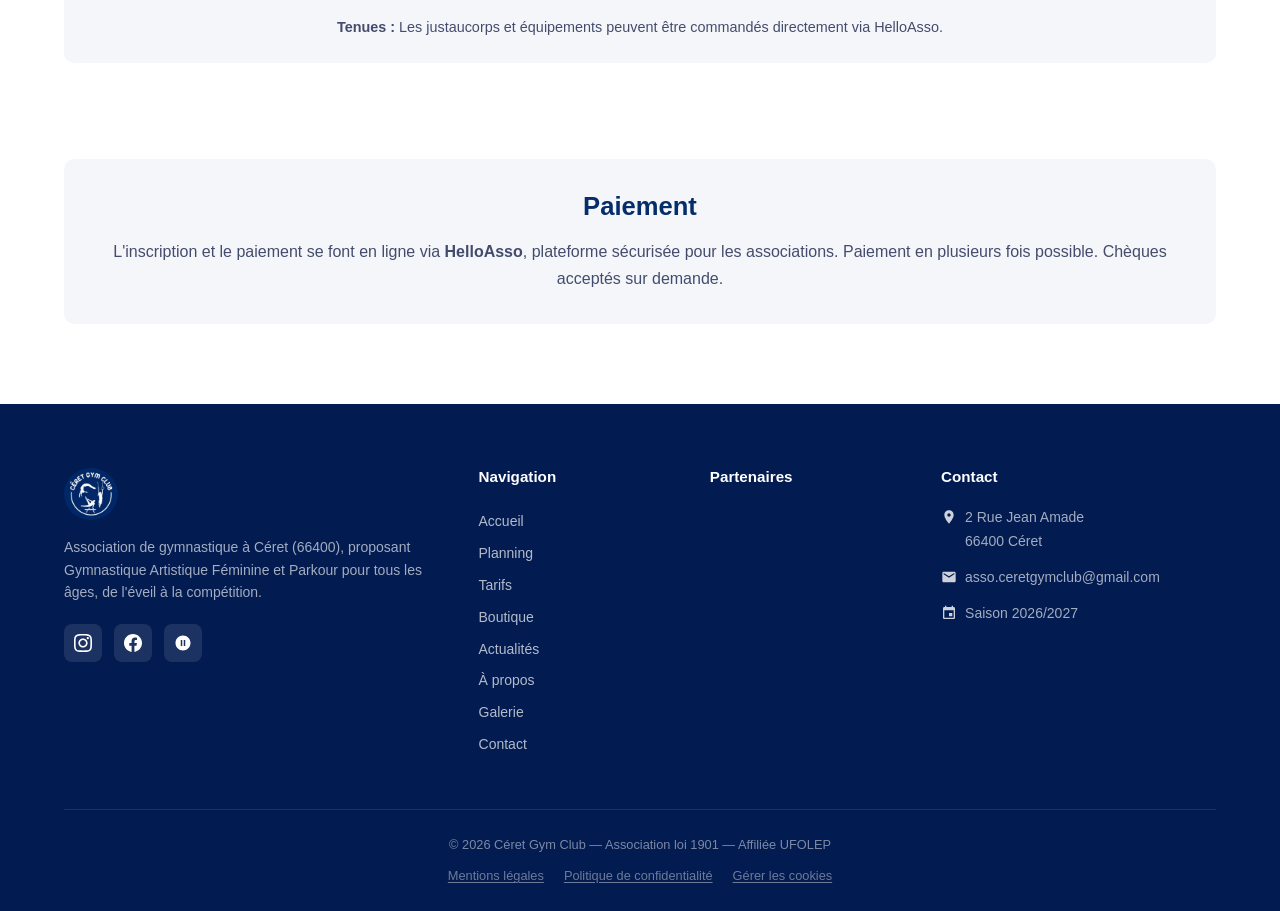
<file: tarifs.html>
<!DOCTYPE html>
<html lang="fr">
<head>
  <meta charset="UTF-8">
  <meta name="viewport" content="width=device-width, initial-scale=1.0">
  <title>Tarifs — Céret Gym Club</title>
  <meta name="description" content="Tarifs des cours au Céret Gym Club : loisir, compétition, 1 ou 2 cours par semaine. Licences UFOLEP incluses.">
  <meta property="og:title" content="Tarifs — Céret Gym Club">
  <meta property="og:image" content="assets/logo.png">
  <link rel="icon" type="image/png" href="assets/logo.png">
  <link rel="stylesheet" href="assets/css/styles.css">
</head>
<body>

  <div id="navbar-placeholder"></div>

  <header class="page-hero">
    <div class="container">
      <h1>Nos tarifs</h1>
      <p>Des tarifs adaptés à tous, du loisir à la compétition</p>
    </div>
  </header>

  <main id="main-content">
    <section class="section">
      <div class="container">

        <h2 class="section-title">Cotisations annuelles</h2>
        <span class="gold-bar"></span>
        <p class="section-subtitle" id="tarifs-saison">Saison entière · Licence UFOLEP incluse</p>

        <!-- Tarifs (générés depuis data/tarifs.js) -->
        <div class="tarifs-grid" id="tarifs-grid">

          <!-- Loisir 1 cours -->
          <article class="tarif-card reveal">
            <div class="tarif-category">Loisir</div>
            <h3 class="tarif-name">1 cours / semaine</h3>
            <div class="tarif-price"><span>€</span>À définir</div>
            <p class="tarif-period">par an · licence incluse</p>
            <ul class="tarif-features">
              <li>1 séance hebdomadaire</li>
              <li>GAF ou Parkour au choix</li>
              <li>Licence UFOLEP incluse</li>
              <li>Encadrement diplômé</li>
              <li>Accès au gala de fin d'année</li>
            </ul>
          </article>

          <!-- Loisir 2 cours -->
          <article class="tarif-card reveal">
            <div class="tarif-category">Loisir</div>
            <h3 class="tarif-name">2 cours / semaine</h3>
            <div class="tarif-price"><span>€</span>À définir</div>
            <p class="tarif-period">par an · licence incluse</p>
            <ul class="tarif-features">
              <li>2 séances hebdomadaires</li>
              <li>GAF ou Parkour</li>
              <li>Licence UFOLEP incluse</li>
              <li>Encadrement diplômé</li>
              <li>Accès au gala de fin d'année</li>
              <li>Progression accélérée</li>
            </ul>
          </article>

          <!-- Compétition 1 cours -->
          <article class="tarif-card reveal">
            <div class="tarif-category">Compétition</div>
            <h3 class="tarif-name">1 cours / semaine</h3>
            <div class="tarif-price"><span>€</span>À définir</div>
            <p class="tarif-period">par an · sur sélection</p>
            <ul class="tarif-features">
              <li>1 séance compétition / sem.</li>
              <li>Section GAF compétition</li>
              <li>Licence UFOLEP incluse</li>
              <li>2 à 3 compétitions</li>
              <li>Tenue de compétition à prévoir</li>
            </ul>
          </article>

          <!-- Compétition 2 cours -->
          <article class="tarif-card reveal">
            <div class="tarif-category">Compétition</div>
            <h3 class="tarif-name">2 cours / semaine</h3>
            <div class="tarif-price"><span>€</span>À définir</div>
            <p class="tarif-period">par an · sur sélection</p>
            <ul class="tarif-features">
              <li>2 séances compétition / sem.</li>
              <li>Section GAF compétition</li>
              <li>Licence UFOLEP incluse</li>
              <li>2 à 3 compétitions</li>
              <li>Tenue de compétition à prévoir</li>
            </ul>
          </article>

        </div>

        <!-- Note tarifs (générée depuis data/tarifs.js) -->
        <div class="tarif-note reveal" id="tarif-note"></div>

        <!-- CTA -->
        <div style="text-align:center;margin-top:3rem;display:flex;gap:1rem;justify-content:center;flex-wrap:wrap;" id="tarifs-cta"></div>

        <!-- Modes de paiement (généré depuis data/tarifs.js) -->
        <div style="margin-top:3rem;padding:2rem;background:var(--gray-100);border-radius:var(--radius);text-align:center;">
          <h3 style="color:var(--navy);margin-bottom:1rem;">Paiement</h3>
          <p style="color:var(--gray-700);" id="tarif-paiement"></p>
        </div>

      </div>
    </section>
  </main>

  <div id="footer-placeholder"></div>

  <script src="data/club.js"></script>
  <script src="data/partenaires.js"></script>
  <script src="data/tarifs.js"></script>
  <script src="assets/js/cookie-consent.js"></script>
  <script src="assets/js/components.js"></script>
  <script src="assets/js/main.js"></script>
</body>
</html>
</file>
<file: assets/css/styles.css>
/* =============================================
   CÉRET GYM CLUB — styles.css
   ============================================= */

/* --- Variables & Reset --- */
:root {
  --navy:  #042d6a;
  --white: #ffffff;
  --gold:  #c8a951;
  --navy-light: #0a3d90;
  --navy-dark:  #021b50;
  --gray-100: #f5f6fa;
  --gray-200: #e8eaf0;
  --gray-400: #9098b1;
  --gray-700: #444c6d;
  --text:  #1a1d2e;
  --radius: 10px;
  --shadow: 0 4px 20px rgba(4,45,106,.12);
  --transition: .25s ease;
}

*, *::before, *::after { box-sizing: border-box; margin: 0; padding: 0; }

html { scroll-behavior: smooth; font-size: 16px; }

body {
  font-family: 'Open Sans', sans-serif;
  color: var(--text);
  background: var(--white);
  line-height: 1.7;
}

img { max-width: 100%; height: auto; display: block; }

a { color: inherit; text-decoration: none; }

ul { list-style: none; }

/* --- Typography --- */
h1, h2, h3, h4, h5 {
  font-family: 'Raleway', sans-serif;
  font-weight: 700;
  line-height: 1.2;
  color: var(--navy);
}

h1 { font-size: clamp(2rem, 5vw, 3.5rem); }
h2 { font-size: clamp(1.6rem, 3.5vw, 2.5rem); }
h3 { font-size: clamp(1.2rem, 2.5vw, 1.6rem); }

.section-title {
  text-align: center;
  margin-bottom: .5rem;
}

.section-subtitle {
  text-align: center;
  color: var(--gray-400);
  margin-bottom: 3rem;
  font-size: 1.05rem;
}

.gold-bar {
  display: block;
  width: 60px;
  height: 4px;
  background: var(--grey);
  border-radius: 2px;
  margin: .75rem auto 0;
}

/* --- Buttons --- */
.btn {
  display: inline-flex;
  align-items: center;
  gap: .5rem;
  padding: .75rem 1.75rem;
  border-radius: var(--radius);
  font-family: 'Raleway', sans-serif;
  font-weight: 700;
  font-size: .95rem;
  cursor: pointer;
  border: 2px solid transparent;
  transition: all var(--transition);
  text-decoration: none;
}

.btn-primary {
  background: var(--navy);
  color: var(--white);
  border-color: var(--white);
}
.btn-primary:hover {
  background: var(--navy-dark);
  border-color: var(--white);
  transform: translateY(-2px);
  box-shadow: 0 6px 20px rgba(26,31,75,.3);
}

.btn-secondary {
  background: transparent;
  color: var(--white);
  border-color: var(--white);
}
.btn-secondary:hover {
  background: var(--white);
  color: var(--navy);
  transform: translateY(-2px);
}

.btn-outline {
  background: transparent;
  color: var(--navy);
  border-color: var(--navy);
}
.btn-outline:hover {
  background: var(--navy);
  color: var(--white);
  transform: translateY(-2px);
}

.btn-lg { padding: 1rem 2.25rem; font-size: 1.05rem; }

/* --- Layout helpers --- */
.container {
  max-width: 1200px;
  margin: 0 auto;
  padding: 0 1.5rem;
}

.section {
  padding: 5rem 0;
}

.section-alt {
  background: var(--gray-100);
}

.grid-2 { display: grid; grid-template-columns: repeat(2, 1fr); gap: 2rem; }
.grid-3 { display: grid; grid-template-columns: repeat(3, 1fr); gap: 2rem; }
.grid-4 { display: grid; grid-template-columns: repeat(4, 1fr); gap: 1.5rem; }

/* =============================================
   NAVBAR
   ============================================= */
.navbar {
  position: sticky;
  top: 0;
  z-index: 1000;
  background: var(--navy);
  transition: box-shadow var(--transition);
}

.navbar.scrolled {
  box-shadow: 0 2px 20px rgba(0,0,0,.25);
}

.navbar-inner {
  display: flex;
  align-items: center;
  justify-content: space-between;
  height: 70px;
  gap: 1rem;
}

.navbar-brand {
  display: flex;
  align-items: center;
  gap: .75rem;
  flex-shrink: 0;
}

.navbar-brand img {
  width: 46px;
  height: 46px;
  border-radius: 50%;
  object-fit: cover;
}

.navbar-brand span {
  font-family: 'Raleway', sans-serif;
  font-weight: 800;
  font-size: 1rem;
  color: var(--white);
  line-height: 1.2;
}

.navbar-nav {
  display: flex;
  align-items: center;
  gap: .25rem;
}

.navbar-nav a {
  color: rgba(255,255,255,.85);
  font-family: 'Raleway', sans-serif;
  font-weight: 600;
  font-size: .9rem;
  padding: .4rem .75rem;
  border-radius: 6px;
  transition: all var(--transition);
  white-space: nowrap;
}

.navbar-nav a:hover,
.navbar-nav a.active {
  color: var(--white);
  background: rgba(255,255,255,.12);
}

.navbar-cta {
  flex-shrink: 0;
}

.navbar-toggle {
  display: none;
  background: none;
  border: none;
  cursor: pointer;
  padding: .4rem;
  color: var(--white);
}

.navbar-toggle svg { display: block; }

/* Mobile nav */
@media (max-width: 900px) {
  .navbar-toggle { display: flex; }
  .navbar-nav {
    display: none;
    position: absolute;
    top: 70px;
    left: 0;
    right: 0;
    background: var(--navy-dark);
    flex-direction: column;
    align-items: stretch;
    padding: 1rem 1.5rem;
    gap: .25rem;
  }
  .navbar-nav.open { display: flex; }
  .navbar-nav a { padding: .65rem 1rem; font-size: 1rem; }
  .navbar-cta { display: none; }
}

/* =============================================
   HERO
   ============================================= */
.hero {
  position: relative;
  min-height: calc(100vh - 70px);
  background: linear-gradient(135deg, var(--navy-dark) 0%, var(--navy) 50%, #1a4db5 100%);
  display: flex;
  align-items: center;
  overflow: hidden;
}

.hero::before {
  content: '';
  position: absolute;
  inset: 0;
  background: url("data:image/svg+xml,%3Csvg width='60' height='60' viewBox='0 0 60 60' xmlns='http://www.w3.org/2000/svg'%3E%3Cg fill='none' fill-rule='evenodd'%3E%3Cg fill='%23ffffff' fill-opacity='0.03'%3E%3Ccircle cx='30' cy='30' r='20'/%3E%3C/g%3E%3C/g%3E%3C/svg%3E");
  pointer-events: none;
}

.hero-content {
  position: relative;
  z-index: 1;
  text-align: center;
  max-width: 800px;
  margin: 0 auto;
  padding: 4rem 1.5rem;
}

.hero-logo {
  display: block;
  width: 150px;
  height: 150px;
  border-radius: 50%;
  object-fit: contain;
  margin: 0 auto 2rem;
  box-shadow: 0 0 20px rgba(250,250,250,.75);
}

.hero h1 {
  color: var(--white);
  margin-bottom: 1.5rem;
}

.hero-tagline {
  color: rgba(255,255,255,.85);
  font-size: clamp(1rem, 2vw, 1.2rem);
  max-width: 600px;
  margin: 0 auto 2.5rem;
  font-style: italic;
}

.hero-actions {
  display: flex;
  gap: 1rem;
  justify-content: center;
  flex-wrap: wrap;
}

.hero-social {
  margin-top: 3rem;
  display: flex;
  justify-content: center;
  align-items: center;
  gap: 1.5rem;
}

.hero-social a {
  display: flex;
  align-items: center;
  gap: .4rem;
  color: rgba(255,255,255,.75);
  font-size: .9rem;
  font-family: 'Raleway', sans-serif;
  font-weight: 600;
  transition: color var(--transition);
}

.hero-social a:hover { color: var(--grey); }

.hero-social svg { width: 22px; height: 22px; }

/* =============================================
   DISCIPLINES
   ============================================= */
.disciplines-grid {
  display: grid;
  grid-template-columns: repeat(auto-fit, minmax(280px, 1fr));
  gap: 2rem;
}

.discipline-card {
  background: var(--white);
  border-radius: var(--radius);
  padding: 2.5rem 2rem;
  text-align: center;
  box-shadow: var(--shadow);
  border-top: 4px solid var(--grey);
  transition: transform var(--transition);
}

.discipline-card:hover { transform: translateY(-6px); }

.discipline-icon {
  width: 100px;
  height: 100px;
  border-radius: 50%;
  display: flex;
  align-items: center;
  justify-content: center;
  margin: 0 auto 1.5rem;
  overflow: hidden;
}

.discipline-icon img {
  width: 100%;
  height: 100%;
  object-fit: contain;
}

.discipline-card h3 { color: var(--navy); margin-bottom: .75rem; }

/* =============================================
   CARDS (News / Actu)
   ============================================= */
.news-grid {
  display: grid;
  grid-template-columns: repeat(auto-fill, minmax(300px, 1fr));
  gap: 2rem;
}

.news-card {
  background: var(--white);
  border-radius: var(--radius);
  overflow: hidden;
  box-shadow: var(--shadow);
  transition: transform var(--transition);
  display: flex;
  flex-direction: column;
}

.news-card:hover { transform: translateY(-4px); }

.news-card-img {
  aspect-ratio: 16/9;
  background: var(--gray-200);
  overflow: hidden;
  position: relative;
}

.news-card-img img {
  width: 100%;
  height: 100%;
  object-fit: cover;
}

.news-card-img .img-placeholder {
  width: 100%;
  height: 100%;
  display: flex;
  align-items: center;
  justify-content: center;
  background: linear-gradient(135deg, var(--navy) 0%, var(--navy-light) 100%);
  color: var(--white);
  font-size: 2.5rem;
}

.news-card-img--photo {
  background-size: cover;
  background-position: center;
}

.news-card-img--logo {
  background-size: contain;
  background-position: center;
  background-repeat: no-repeat;
  background-color: var(--white);
}

.news-card-img--photo::before {
  content: '';
  position: absolute;
  inset: 0;
  background: rgba(0, 0, 0, .45);
}

.news-card-medal {
  position: absolute;
  inset: 0;
  display: flex;
  align-items: center;
  justify-content: center;
  font-size: 3.5rem;
  filter: drop-shadow(0 2px 6px rgba(0,0,0,.5));
}

.news-card-body {
  padding: 1.5rem;
  flex: 1;
  display: flex;
  flex-direction: column;
}

.news-card-date {
  font-size: .8rem;
  color: var(--grey);
  font-weight: 700;
  font-family: 'Raleway', sans-serif;
  text-transform: uppercase;
  letter-spacing: .05em;
  margin-bottom: .5rem;
}

.news-card-title {
  font-size: 1.1rem;
  margin-bottom: .75rem;
  color: var(--navy);
}

.news-card-excerpt {
  color: var(--gray-700);
  font-size: .9rem;
  flex: 1;
  margin-bottom: 1.25rem;
}

/* =============================================
   WELCOME BANNER
   ============================================= */
.welcome-banner {
  background: var(--navy);
  color: var(--white);
  padding: 4rem 0;
  text-align: center;
}

.welcome-banner h2 { color: var(--white); margin-bottom: 1rem; }
.welcome-banner p { max-width: 650px; margin: 0 auto 2rem; opacity: .9; font-size: 1.05rem; }

.ages-grid {
  display: flex;
  justify-content: center;
  gap: 2rem;
  flex-wrap: wrap;
  margin-top: 2rem;
}

.age-chip {
  background: rgba(255,255,255,.12);
  border: 2px solid var(--grey);
  border-radius: 50px;
  padding: .5rem 1.5rem;
  font-family: 'Raleway', sans-serif;
  font-weight: 700;
  color: var(--grey);
  font-size: .95rem;
}

/* =============================================
   PLANNING — CSS Grid calendrier
   ============================================= */
.planning-grid-wrapper {
  overflow-x: auto;
  border-radius: var(--radius);
  box-shadow: var(--shadow);
  background: var(--white);
}

.planning-grid {
  display: grid;
  position: relative;
  min-width: 700px;
  border-radius: var(--radius);
  overflow: hidden;
}

/* En-têtes des jours */
.pg-header {
  background: var(--navy);
  color: var(--white);
  font-family: 'Raleway', sans-serif;
  font-weight: 700;
  font-size: .9rem;
  display: flex;
  align-items: center;
  justify-content: center;
  padding: .9rem .5rem;
  border-right: 1px solid rgba(255,255,255,.08);
  position: sticky;
  top: 0;
  z-index: 3;
}

.pg-header.pg-time-col { font-size: .75rem; opacity: .6; }

/* Labels d'heure (colonne gauche) */
.pg-time-label {
  display: flex;
  align-items: flex-start;
  justify-content: flex-end;
  padding: 4px 8px 0 4px;
  font-size: .78rem;
  font-weight: 700;
  font-family: 'Raleway', sans-serif;
  color: var(--gray-400);
  border-right: 2px solid var(--gray-200);
  background: var(--white);
  z-index: 2;
}

/* Lignes horizontales */
.pg-hline {
  border-top: 1px solid var(--gray-200);
  pointer-events: none;
  z-index: 1;
}

.pg-hline--half {
  border-top-style: dashed;
  opacity: .45;
}

/* Fond des colonnes-jours */
.pg-day-bg {
  border-right: 1px solid var(--gray-200);
  background: var(--white);
}

/* Créneaux */
.pg-slot {
  background: var(--navy);
  color: var(--white);
  border-radius: 6px;
  padding: .35rem .55rem;
  margin: 3px;
  display: flex;
  flex-direction: column;
  justify-content: center;
  font-size: .78rem;
  overflow: hidden;
  z-index: 2;
  border-left: 3px solid rgba(255,255,255,.25);
  cursor: default;
  transition: filter var(--transition);
}

.pg-slot:hover { filter: brightness(1.12); }

.pg-slot--hidden {
  opacity: .12;
  pointer-events: none;
  transition: opacity var(--transition);
}

.pg-slot--eveil   { background: #c06227; border-left-color: #e08040; }
.pg-slot--loisirs { background: #2a8a7e; border-left-color: #5bbdb5; }
.pg-slot--renfo   { background: #155c34; border-left-color: #4caf6f; }
.pg-slot--parkour { background: #155c34; border-left-color: #4caf6f; } /* alias renfo */
.pg-slot--comp    { background: var(--gold); color: var(--navy-dark); border-left-color: rgba(0,0,0,.18); }
.pg-slot--comp .pg-slot-age { opacity: .65; }

.pg-slot-name {
  font-weight: 700;
  display: block;
  font-family: 'Raleway', sans-serif;
  line-height: 1.2;
}

.pg-slot-age {
  display: block;
  opacity: .75;
  font-size: .68rem;
  margin-top: 2px;
}

/* Légende (remplace les anciens .slot) */
.legend-item {
  display: inline-flex;
  align-items: center;
  gap: .45rem;
  font-size: .82rem;
  font-family: 'Raleway', sans-serif;
  font-weight: 600;
}

.legend-dot {
  width: 14px;
  height: 14px;
  border-radius: 3px;
  flex-shrink: 0;
}

.legend-dot--eveil   { background: #c06227; }
.legend-dot--loisirs { background: #2a8a7e; }
.legend-dot--renfo   { background: #155c34; }
.legend-dot--comp    { background: var(--gold); }
.legend-dot--gym     { background: var(--navy); }
.legend-dot--parkour { background: #155c34; }

/* =============================================
   TARIFS
   ============================================= */
.tarifs-grid {
  display: grid;
  grid-template-columns: repeat(auto-fill, minmax(240px, 1fr));
  gap: 2rem;
}

.tarif-card {
  background: var(--white);
  border-radius: var(--radius);
  padding: 2rem 1.75rem;
  box-shadow: var(--shadow);
  text-align: center;
  border-top: 4px solid var(--gray-200);
  transition: transform var(--transition);
  position: relative;
}

.tarif-card:hover { transform: translateY(-6px); }

.tarif-card.featured {
  border-top-color: var(--grey);
  transform: scale(1.03);
}

.tarif-card.featured:hover { transform: scale(1.03) translateY(-4px); }

.tarif-badge {
  position: absolute;
  top: -12px;
  left: 50%;
  transform: translateX(-50%);
  background: var(--grey);
  color: var(--navy-dark);
  font-size: .72rem;
  font-weight: 800;
  font-family: 'Raleway', sans-serif;
  padding: .2rem .9rem;
  border-radius: 50px;
  text-transform: uppercase;
  letter-spacing: .05em;
  white-space: nowrap;
}

.tarif-category {
  font-size: .8rem;
  font-weight: 700;
  text-transform: uppercase;
  letter-spacing: .08em;
  color: var(--grey);
  font-family: 'Raleway', sans-serif;
  margin-bottom: .5rem;
}

.tarif-name {
  font-size: 1.15rem;
  color: var(--navy);
  margin-bottom: 1.5rem;
}

.tarif-price {
  font-family: 'Raleway', sans-serif;
  font-size: 2.8rem;
  font-weight: 800;
  color: var(--navy);
  line-height: 1;
  margin-bottom: .25rem;
}

.tarif-price span { font-size: 1.2rem; vertical-align: super; font-weight: 700; }
.tarif-period { font-size: .8rem; color: var(--gray-400); margin-bottom: 1.5rem; }

.tarif-features {
  list-style: none;
  text-align: left;
  margin-bottom: 1.75rem;
}

.tarif-features li {
  display: flex;
  align-items: center;
  gap: .5rem;
  font-size: .875rem;
  color: var(--gray-700);
  padding: .3rem 0;
  border-bottom: 1px solid var(--gray-100);
}

.tarif-features li::before {
  content: '✓';
  color: var(--grey);
  font-weight: 800;
  flex-shrink: 0;
}

/* Variantes couleur par type */
.tarif-card--eveil   { border-top-color: #c06227; }
.tarif-card--eveil   .tarif-category,
.tarif-card--eveil   .tarif-features li::before { color: #c06227; }
.tarif-card--loisirs { border-top-color: #2a8a7e; }
.tarif-card--loisirs .tarif-category,
.tarif-card--loisirs .tarif-features li::before { color: #2a8a7e; }
.tarif-card--renfo   { border-top-color: #155c34; }
.tarif-card--renfo   .tarif-category,
.tarif-card--renfo   .tarif-features li::before { color: #155c34; }
.tarif-card--comp    { border-top-color: #c8a951; }
.tarif-card--comp    .tarif-category,
.tarif-card--comp    .tarif-features li::before { color: #a07a20; }

.tarif-note {
  background: var(--gray-100);
  border-radius: var(--radius);
  padding: 1.5rem;
  text-align: center;
  margin-top: 3rem;
  font-size: .9rem;
  color: var(--gray-700);
  border-left: 4px solid var(--grey);
}

/* =============================================
   ACTUALITÉS
   ============================================= */
.actu-filters {
  display: flex;
  gap: .5rem;
  flex-wrap: wrap;
  justify-content: center;
  margin-bottom: 2.5rem;
}

.filter-btn {
  background: var(--gray-100);
  border: 2px solid var(--gray-200);
  color: var(--gray-700);
  padding: .4rem 1.2rem;
  border-radius: 50px;
  font-family: 'Raleway', sans-serif;
  font-weight: 700;
  font-size: .85rem;
  cursor: pointer;
  transition: all var(--transition);
}

.filter-btn:hover,
.filter-btn.active {
  background: var(--navy);
  border-color: var(--navy);
  color: var(--white);
}

/* Planning filter buttons — colored by slot type */
.planning-filter-btn[data-type="gym"] {
  border-color: var(--navy);
  color: var(--navy);
}
.planning-filter-btn[data-type="gym"]:hover,
.planning-filter-btn[data-type="gym"].active {
  background: var(--navy);
  border-color: var(--navy);
  color: var(--white);
}


.planning-filter-btn[data-type="parkour"] {
  border-color: #155c34;
  color: #155c34;
}
.planning-filter-btn[data-type="parkour"]:hover,
.planning-filter-btn[data-type="parkour"].active {
  background: #155c34;
  border-color: #155c34;
  color: var(--white);
}

.planning-filter-btn[data-type="eveil"] {
  border-color: #6b3a10;
  color: #6b3a10;
}
.planning-filter-btn[data-type="eveil"]:hover,
.planning-filter-btn[data-type="eveil"].active {
  background: #6b3a10;
  border-color: #6b3a10;
  color: var(--white);
}

.podiums-section {
  margin-top: 4rem;
  padding-top: 4rem;
  border-top: 2px solid var(--gray-200);
}

.podium-list {
  display: grid;
  grid-template-columns: repeat(auto-fill, minmax(260px, 1fr));
  gap: 1.5rem;
}

.podium-card {
  background: var(--white);
  border-radius: var(--radius);
  padding: 1.5rem;
  box-shadow: var(--shadow);
  display: flex;
  align-items: center;
  gap: 1rem;
}

.podium-medal {
  font-size: 2rem;
  flex-shrink: 0;
}

.podium-card h4 { font-size: 1rem; color: var(--navy); margin-bottom: .2rem; }
.podium-card p  { font-size: .85rem; color: var(--gray-400); }

/* =============================================
   ABOUT / À PROPOS
   ============================================= */
.about-story {
  display: grid;
  grid-template-columns: 1fr 1fr;
  gap: 3rem;
  align-items: center;
}

.about-story-text h2 { margin-bottom: 1rem; }
.about-story-text p  { color: var(--gray-700); margin-bottom: 1rem; }

.about-visual {
  background: linear-gradient(135deg, var(--navy) 0%, var(--navy-light) 100%);
  border-radius: var(--radius);
  aspect-ratio: 4/3;
  display: flex;
  align-items: center;
  justify-content: center;
  overflow: hidden;
}

.about-visual img {
  width: 100%;
  height: 100%;
  object-fit: cover;
  border-radius: var(--radius);
}

.stats-row {
  display: grid;
  grid-template-columns: repeat(auto-fit, minmax(140px, 1fr));
  gap: 1.5rem;
  margin: 2.5rem 0;
}

.stat-item {
  text-align: center;
  padding: 1.5rem 1rem;
  background: var(--gray-100);
  border-radius: var(--radius);
}

.stat-num {
  font-family: 'Raleway', sans-serif;
  font-size: 2.2rem;
  font-weight: 800;
  color: var(--navy);
  display: block;
}

.stat-label { font-size: .85rem; color: var(--gray-400); }

.valeurs-grid {
  display: grid;
  grid-template-columns: repeat(auto-fill, minmax(200px, 1fr));
  gap: 1.5rem;
  justify-content: center;
}

.valeur-card {
  background: var(--white);
  border-radius: var(--radius);
  padding: 2rem 1.5rem;
  text-align: center;
  box-shadow: var(--shadow);
  transition: transform var(--transition);
}

.valeur-icon { font-size: 2.5rem; margin-bottom: .75rem; }
.valeur-card h3 { font-size: 1.1rem; color: var(--navy); margin-bottom: .5rem; }
.valeur-card p  { font-size: .875rem; color: var(--gray-700); }

.team-grid {
  display: grid;
  grid-template-columns: repeat(auto-fit, minmax(200px, 220px));
  gap: 2rem;
  justify-content: center;
}

.team-card {
  background: var(--white);
  border-radius: var(--radius);
  padding: 1.5rem;
  text-align: center;
  box-shadow: var(--shadow);
  transition: transform var(--transition);
}

.team-card:hover { transform: translateY(-4px); }

.team-avatar {
  width: 90px;
  height: 90px;
  border-radius: 50%;
  background: var(--navy);
  margin: 0 auto 1rem;
  overflow: hidden;
  display: flex;
  align-items: center;
  justify-content: center;
  border: 3px solid var(--grey);
}

.team-avatar img { width: 100%; height: 100%; object-fit: cover; }

.team-avatar-placeholder {
  font-size: 2.2rem;
}

.team-card h3 { font-size: 1rem; color: var(--navy); margin-bottom: .25rem; }
.team-card p  { font-size: .82rem; color: var(--grey); font-weight: 700; font-family: 'Raleway', sans-serif; }
.team-card .team-role { color: var(--gray-400); font-weight: 400; font-family: 'Open Sans', sans-serif; font-size: .8rem; }

/* =============================================
   GALERIE
   ============================================= */
.gallery-grid {
  display: grid;
  grid-template-columns: repeat(auto-fill, minmax(260px, 1fr));
  gap: 1rem;
}

.gallery-item {
  position: relative;
  aspect-ratio: 4/3;
  overflow: hidden;
  border-radius: var(--radius);
  cursor: pointer;
  background: var(--gray-200);
}

.gallery-item img {
  width: 100%;
  height: 100%;
  object-fit: cover;
  transition: transform .4s ease;
}

.gallery-item:hover img { transform: scale(1.08); }

.gallery-item .gallery-overlay {
  position: absolute;
  inset: 0;
  background: rgba(0,48,135,.5);
  display: flex;
  align-items: center;
  justify-content: center;
  opacity: 0;
  transition: opacity var(--transition);
}

.gallery-item:hover .gallery-overlay { opacity: 1; }

.gallery-overlay svg { width: 48px; height: 48px; fill: white; }

/* Watermark via CSS */
.gallery-item::after {
  content: '© Céret Gym Club';
  position: absolute;
  bottom: 8px;
  right: 10px;
  color: rgba(255,255,255,.75);
  font-size: .65rem;
  font-family: 'Raleway', sans-serif;
  font-weight: 700;
  text-shadow: 0 1px 3px rgba(0,0,0,.6);
  pointer-events: none;
  z-index: 2;
  letter-spacing: .03em;
}

/* =============================================
   BOUTIQUE
   ============================================= */
.gallery-item.product-zoom {
  aspect-ratio: auto;
  background: var(--white);
  box-shadow: var(--shadow);
}

.gallery-item.product-zoom img {
  width: 100%;
  height: auto;
  object-fit: contain;
  transition: transform .4s ease;
}

.gallery-item.product-zoom::after { content: none; }

.size-guide { margin-top: 1rem; }

.size-guide summary {
  cursor: pointer;
  display: inline-block;
  color: var(--navy);
  font-weight: 700;
  font-family: 'Raleway', sans-serif;
  text-decoration: underline;
  list-style: none;
}

.size-guide summary::-webkit-details-marker { display: none; }
.size-guide summary::after { content: ' \25B8'; text-decoration: none; }
.size-guide[open] summary::after { content: ' \25BE'; }

.size-table-wrap {
  overflow-x: auto;
  margin-top: 1.25rem;
}

.size-table {
  width: 100%;
  border-collapse: collapse;
  font-size: .82rem;
  white-space: nowrap;
}

.size-table caption { caption-side: top; text-align: left; color: var(--gray-400); font-size: .85rem; margin-bottom: .5rem; }

.size-table th {
  background: var(--navy);
  color: var(--white);
  padding: .6rem .9rem;
  text-align: left;
  font-family: 'Raleway', sans-serif;
  font-size: .72rem;
  text-transform: uppercase;
  letter-spacing: .04em;
}

.size-table td {
  padding: .55rem .9rem;
  border-bottom: 1px solid var(--gray-200);
  color: var(--gray-700);
}

.size-table tbody tr:nth-child(even) { background: var(--gray-100); }
.size-table td:first-child { font-weight: 700; color: var(--navy); }

/* Placeholder items */
.gallery-placeholder {
  width: 100%;
  height: 100%;
  display: flex;
  flex-direction: column;
  align-items: center;
  justify-content: center;
  font-size: 2.5rem;
  background: linear-gradient(135deg, var(--navy) 0%, var(--navy-light) 100%);
  color: rgba(255,255,255,.6);
}

/* Lightbox */
.lightbox {
  position: fixed;
  inset: 0;
  background: rgba(0,0,0,.92);
  z-index: 9999;
  display: flex;
  align-items: center;
  justify-content: center;
  opacity: 0;
  pointer-events: none;
  transition: opacity .3s;
}

.lightbox.open { opacity: 1; pointer-events: all; }

.lightbox-inner {
  position: relative;
  max-width: 90vw;
  max-height: 90vh;
}

.lightbox-inner img {
  max-width: 90vw;
  max-height: 85vh;
  object-fit: contain;
  border-radius: var(--radius);
}

.lightbox-close {
  position: absolute;
  top: -2.5rem;
  right: 0;
  background: none;
  border: none;
  color: white;
  font-size: 1.8rem;
  cursor: pointer;
  line-height: 1;
}

.lightbox-nav {
  position: absolute;
  top: 50%;
  transform: translateY(-50%);
  background: rgba(255,255,255,.15);
  border: none;
  color: white;
  width: 44px;
  height: 44px;
  border-radius: 50%;
  cursor: pointer;
  font-size: 1.4rem;
  display: flex;
  align-items: center;
  justify-content: center;
  transition: background var(--transition);
}

.lightbox-nav:hover { background: rgba(255,255,255,.3); }
.lightbox-prev { left: -60px; }
.lightbox-next { right: -60px; }

/* =============================================
   CONTACT
   ============================================= */
.contact-layout {
  display: grid;
  grid-template-columns: 1fr 1.5fr;
  gap: 3rem;
  align-items: start;
}

.contact-cards {
  display: grid;
  grid-template-columns: repeat(auto-fill, minmax(240px, 1fr));
  gap: 1.5rem;
}

.contact-card {
  background: var(--white);
  border-radius: var(--radius);
  box-shadow: var(--shadow);
  padding: 1.75rem 1.5rem;
  border-top: 3px solid var(--gold);
}

.contact-card-icon { font-size: 1.8rem; margin-bottom: .75rem; }
.contact-card h2 { font-size: 1.1rem; color: var(--navy); margin-bottom: .6rem; }
.contact-card p, .contact-card li { font-size: .9rem; color: var(--gray-700); line-height: 1.6; }
.contact-card a { color: var(--navy); font-weight: 600; }
.contact-card a:hover { color: var(--gold); }

.contact-info h2 { margin-bottom: 1.5rem; }

.contact-item {
  display: flex;
  align-items: flex-start;
  gap: 1rem;
  margin-bottom: 1.5rem;
}

.contact-icon {
  width: 44px;
  height: 44px;
  background: var(--navy);
  border-radius: 10px;
  display: flex;
  align-items: center;
  justify-content: center;
  flex-shrink: 0;
}

.contact-icon svg { width: 22px; height: 22px; fill: var(--white); }

.contact-item h4 { font-size: .9rem; color: var(--navy); margin-bottom: .2rem; }
.contact-item p, .contact-item a {
  font-size: .9rem;
  color: var(--gray-700);
}
.contact-item a:hover { color: var(--grey); }

.social-links-row {
  display: flex;
  gap: 1rem;
  margin-top: 1.5rem;
}

.social-link {
  display: flex;
  align-items: center;
  gap: .5rem;
  background: var(--gray-100);
  border: 2px solid var(--gray-200);
  border-radius: 8px;
  padding: .5rem 1rem;
  font-family: 'Raleway', sans-serif;
  font-weight: 700;
  font-size: .85rem;
  color: var(--navy);
  transition: all var(--transition);
}

.social-link:hover {
  border-color: var(--navy);
  background: var(--navy);
  color: var(--white);
}

.social-link svg { width: 18px; height: 18px; }

/* Contact Form */
.contact-form {
  background: var(--white);
  border-radius: var(--radius);
  padding: 2.5rem;
  box-shadow: var(--shadow);
}

.contact-form h3 { margin-bottom: 1.5rem; color: var(--navy); }

.form-group {
  margin-bottom: 1.25rem;
}

.form-group label {
  display: block;
  font-family: 'Raleway', sans-serif;
  font-weight: 700;
  font-size: .875rem;
  color: var(--navy);
  margin-bottom: .4rem;
}

.form-group input,
.form-group textarea,
.form-group select {
  width: 100%;
  padding: .75rem 1rem;
  border: 2px solid var(--gray-200);
  border-radius: 8px;
  font-family: 'Open Sans', sans-serif;
  font-size: .95rem;
  color: var(--text);
  background: var(--white);
  transition: border-color var(--transition);
  outline: none;
}

.form-group input:focus,
.form-group textarea:focus,
.form-group select:focus {
  border-color: var(--navy);
}

.form-group textarea { resize: vertical; min-height: 130px; }

/* Honeypot */
.hp-field { display: none !important; }

.form-success {
  display: none;
  background: #e8f5e9;
  border: 2px solid #4caf50;
  border-radius: var(--radius);
  padding: 1rem 1.5rem;
  color: #2e7d32;
  font-weight: 600;
  margin-top: 1rem;
  text-align: center;
}

.map-container {
  position: relative;
  margin-top: 3rem;
  border-radius: var(--radius);
  overflow: hidden;
  box-shadow: var(--shadow);
}

.map-container iframe { display: block; }

.map-consent-placeholder {
  height: 400px;
  display: flex;
  flex-direction: column;
  align-items: center;
  justify-content: center;
  gap: 1.1rem;
  text-align: center;
  padding: 2rem;
  background: var(--gray-100);
}

.map-consent-placeholder p {
  max-width: 440px;
  color: var(--gray-700);
  font-size: .9rem;
  line-height: 1.6;
}

.map-consent-placeholder.hidden { display: none; }

/* =============================================
   PARTENAIRES
   ============================================= */
.partners-grid {
  display: flex;
  flex-wrap: wrap;
  gap: 1.5rem;
  justify-content: center;
  align-items: center;
}

.partner-card {
  background: var(--white);
  border-radius: var(--radius);
  padding: 1.25rem 1.75rem;
  box-shadow: 0 2px 12px rgba(0,48,135,.08);
  text-align: center;
  min-width: 160px;
  transition: transform var(--transition);
}

.partner-card:hover { transform: translateY(-3px); }
.partner-card a { text-decoration: none; }

.partner-logo {
  width: 80px;
  height: 60px;
  display: flex;
  align-items: center;
  justify-content: center;
  margin: 0 auto .75rem;
  font-size: 1.8rem;
}

.partner-name {
  font-family: 'Raleway', sans-serif;
  font-weight: 700;
  font-size: .85rem;
  color: var(--navy);
  display: block;
}

.partner-loc {
  font-size: .75rem;
  color: var(--gray-400);
  display: block;
  margin-top: .2rem;
}

/* =============================================
   FOOTER
   ============================================= */
.footer {
  background: var(--navy-dark);
  color: rgba(255,255,255,.8);
  padding: 4rem 0 1.5rem;
}

.footer-grid {
  display: grid;
  grid-template-columns: 2fr 1fr 1fr 1.5fr;
  gap: 3rem;
  padding-bottom: 3rem;
  border-bottom: 1px solid rgba(255,255,255,.1);
}

.footer-brand img {
  width: 54px;
  border-radius: 50%;
  margin-bottom: 1rem;
}

.footer-brand p {
  font-size: .875rem;
  line-height: 1.6;
  margin-bottom: 1.25rem;
  opacity: .8;
}

.footer-social {
  display: flex;
  gap: .75rem;
}

.footer-social a {
  width: 38px;
  height: 38px;
  border-radius: 8px;
  background: rgba(255,255,255,.1);
  display: flex;
  align-items: center;
  justify-content: center;
  transition: background var(--transition);
}

.footer-social a:hover { background: var(--grey); }
.footer-social svg { width: 18px; height: 18px; fill: var(--white); }

.footer h4 {
  color: var(--white);
  font-size: .95rem;
  margin-bottom: 1.25rem;
  font-family: 'Raleway', sans-serif;
}

.footer-nav a {
  display: block;
  color: rgba(255,255,255,.7);
  font-size: .875rem;
  padding: .25rem 0;
  transition: color var(--transition);
}

.footer-nav a:hover { color: var(--grey); }

.footer-contact p {
  font-size: .875rem;
  display: flex;
  gap: .5rem;
  align-items: flex-start;
  margin-bottom: .75rem;
  opacity: .8;
}

.footer-contact svg { width: 16px; height: 16px; fill: var(--white); flex-shrink: 0; margin-top: 3px; }

.footer-bottom {
  padding-top: 1.5rem;
  text-align: center;
  font-size: .8rem;
  opacity: .6;
}

.footer-legal {
  display: flex;
  justify-content: center;
  flex-wrap: wrap;
  gap: .4rem 1.25rem;
  margin-top: .6rem;
}

.footer-legal a {
  color: rgba(255,255,255,.7);
  text-decoration: underline;
  text-underline-offset: 2px;
}

.footer-legal a:hover { color: var(--white); }

/* =============================================
   PAGE HERO (intérieur)
   ============================================= */
.page-hero {
  background: linear-gradient(135deg, var(--navy-dark) 0%, var(--navy) 100%);
  padding: 4rem 0;
  text-align: center;
  color: var(--white);
}

.page-hero h1 { color: var(--white); margin-bottom: .5rem; }
.page-hero p  { color: rgba(255,255,255,.75); font-size: 1.05rem; max-width: 600px; margin: 0 auto; }

/* =============================================
   BREADCRUMB
   ============================================= */
.breadcrumb {
  display: flex;
  gap: .5rem;
  align-items: center;
  justify-content: center;
  margin-bottom: 1rem;
  font-size: .85rem;
  color: rgba(255,255,255,.55);
}

.breadcrumb a { color: rgba(255,255,255,.75); }
.breadcrumb a:hover { color: var(--grey); }
.breadcrumb span { color: var(--grey); }

/* =============================================
   SCROLL TO TOP
   ============================================= */
.scroll-top {
  position: fixed;
  bottom: 2rem;
  right: 2rem;
  width: 44px;
  height: 44px;
  background: var(--navy);
  color: var(--white);
  border: none;
  border-radius: 50%;
  cursor: pointer;
  display: flex;
  align-items: center;
  justify-content: center;
  box-shadow: 0 4px 14px rgba(0,0,0,.25);
  opacity: 0;
  transform: translateY(20px);
  transition: all var(--transition);
  z-index: 500;
}

.scroll-top.visible { opacity: 1; transform: translateY(0); }
.scroll-top:hover { background: var(--grey); color: var(--navy-dark); }
.scroll-top svg { width: 20px; height: 20px; }

/* =============================================
   BANDEAU COOKIES (RGPD)
   ============================================= */
.cookie-banner {
  position: fixed;
  left: 0;
  right: 0;
  bottom: 0;
  z-index: 2000;
  background: var(--navy);
  box-shadow: 0 -4px 20px rgba(0,0,0,.25);
}

.cookie-banner-inner {
  max-width: 1200px;
  margin: 0 auto;
  padding: 1.1rem 1.5rem;
  display: flex;
  align-items: center;
  gap: 1.5rem;
  flex-wrap: wrap;
}

.cookie-banner-text {
  flex: 1 1 380px;
  color: rgba(255,255,255,.85);
  font-size: .88rem;
  line-height: 1.6;
  margin: 0;
}

.cookie-banner-text a { color: var(--gold); text-decoration: underline; }

.cookie-banner-actions {
  display: flex;
  gap: .75rem;
  flex-wrap: wrap;
  flex: 0 0 auto;
}

.cookie-banner .btn-outline {
  border-color: rgba(255,255,255,.4);
  color: var(--white);
}

.cookie-banner .btn-outline:hover {
  background: rgba(255,255,255,.1);
  color: var(--white);
}

@media (max-width: 640px) {
  .cookie-banner-inner { flex-direction: column; align-items: stretch; }
  .cookie-banner-actions { justify-content: stretch; }
  .cookie-banner-actions .btn { flex: 1; }
}

/* =============================================
   RESPONSIVE
   ============================================= */
@media (max-width: 1024px) {
  .footer-grid { grid-template-columns: 1fr 1fr; gap: 2rem; }
  .about-story { grid-template-columns: 1fr; }
  .contact-layout { grid-template-columns: 1fr; }
}

@media (max-width: 768px) {
  .section { padding: 3.5rem 0; }
  .grid-2, .grid-3, .grid-4 { grid-template-columns: 1fr; }
  .footer-grid { grid-template-columns: 1fr; gap: 2rem; }
  .hero-actions { flex-direction: column; align-items: center; }
  .tarifs-grid { grid-template-columns: 1fr; }
  .tarif-card.featured { transform: scale(1); }
  .lightbox-prev { left: -44px; }
  .lightbox-next { right: -44px; }
}

@media (max-width: 480px) {
  .lightbox-inner { max-width: 95vw; }
  .lightbox-prev, .lightbox-next { display: none; }
  .social-links-row { flex-direction: column; }
}

/* =============================================
   ANIMATIONS
   ============================================= */
@keyframes fadeInUp {
  from { opacity: 0; transform: translateY(30px); }
  to   { opacity: 1; transform: translateY(0); }
}

.fade-in-up {
  opacity: 0;
  animation: fadeInUp .6s ease forwards;
}

.fade-in-up:nth-child(1) { animation-delay: .1s; }
.fade-in-up:nth-child(2) { animation-delay: .2s; }
.fade-in-up:nth-child(3) { animation-delay: .3s; }
.fade-in-up:nth-child(4) { animation-delay: .4s; }

/* Intersection observer fallback */
.reveal {
  opacity: 0;
  transform: translateY(24px);
  transition: opacity .6s ease, transform .6s ease;
}

.reveal.visible {
  opacity: 1;
  transform: translateY(0);
}

/* =============================================
   GROUPES — Liste des gymnases par groupe
   ============================================= */
.groupes-grid {
  display: grid;
  grid-template-columns: repeat(auto-fill, minmax(210px, 1fr));
  gap: 1.1rem;
}

.groupe-card {
  border-radius: var(--radius);
  box-shadow: var(--shadow);
  overflow: hidden;
  background: var(--white);
}

.groupe-card-header {
  background: #c0392b;
  color: #fff;
  padding: .7rem 1rem;
  font-family: 'Raleway', sans-serif;
  font-weight: 700;
  font-size: .95rem;
  line-height: 1.3;
}

.groupe-card-header small {
  display: block;
  font-size: .72rem;
  font-weight: 400;
  opacity: .88;
  margin-top: .2rem;
}

.groupe-card-body {
  padding: .75rem 1rem;
}

.groupe-card-body ul {
  display: flex;
  flex-wrap: wrap;
  gap: .25rem .6rem;
  list-style: none;
}

.groupe-card-body li {
  font-size: .84rem;
  color: var(--text);
}

.groupe-card-body li::before {
  content: "–";
  color: #a07a20;
  margin-right: .3rem;
  font-weight: 700;
}

/* Variantes couleur par type de groupe */
.groupe-card--eveil   .groupe-card-header { background: #c06227; }
.groupe-card--eveil   .groupe-card-body li::before { color: #c06227; }
.groupe-card--loisirs .groupe-card-header { background: #2a8a7e; }
.groupe-card--loisirs .groupe-card-body li::before { color: #2a8a7e; }
.groupe-card--renfo   .groupe-card-header { background: #155c34; }
.groupe-card--renfo   .groupe-card-body li::before { color: #155c34; }
.groupe-card--comp    .groupe-card-header { background: #c8a951; color: var(--navy-dark); }
.groupe-card--comp    .groupe-card-body li::before { color: #a07a20; }

/* =============================================
   IMPRESSION — Planning PDF
   ============================================= */
@media print {
  @page { size: A4 landscape; margin: 10mm; }

  body * { visibility: hidden; }
  .planning-grid-wrapper,
  .planning-grid-wrapper * { visibility: visible; }

  .planning-grid-wrapper {
    position: fixed;
    inset: 0;
    width: 100%;
    overflow: hidden;
  }

  .planning-grid {
    overflow: visible !important;
    min-width: 0 !important;
    /* Écrase les hauteurs inline du JS : header 34px + lignes 14px (= 48×14+34 ≈ 706px, tient en A4 paysage) */
    grid-template-rows: 34px repeat(200, 14px) !important;
  }

  .pg-header  { position: static !important; }
  .pg-hline   { display: none !important; }

  .pg-slot      { padding: .2rem .35rem !important; margin: 2px !important; }
  .pg-slot-name { font-size: .65rem !important; }
  .pg-slot-age  { font-size: .58rem !important; }
  .pg-time-label { font-size: .68rem !important; }

  /* Forcer les couleurs de fond à l'impression */
  * { -webkit-print-color-adjust: exact; print-color-adjust: exact; }
  .pg-slot                       { -webkit-print-color-adjust: exact; print-color-adjust: exact; }
  .pg-slot--eveil                { background: #c06227 !important; color: #fff !important; }
  .pg-slot--loisirs              { background: #2a8a7e !important; color: #fff !important; }
  .pg-slot--renfo                { background: #155c34 !important; color: #fff !important; }
  .pg-slot--parkour              { background: #155c34 !important; color: #fff !important; }
  .pg-slot--comp                 { background: #c8a951 !important; color: #1a1f4b !important; }
  .pg-slot:not([class*="--"])    { background: #042d6a !important; color: #fff !important; }
}
</file>
